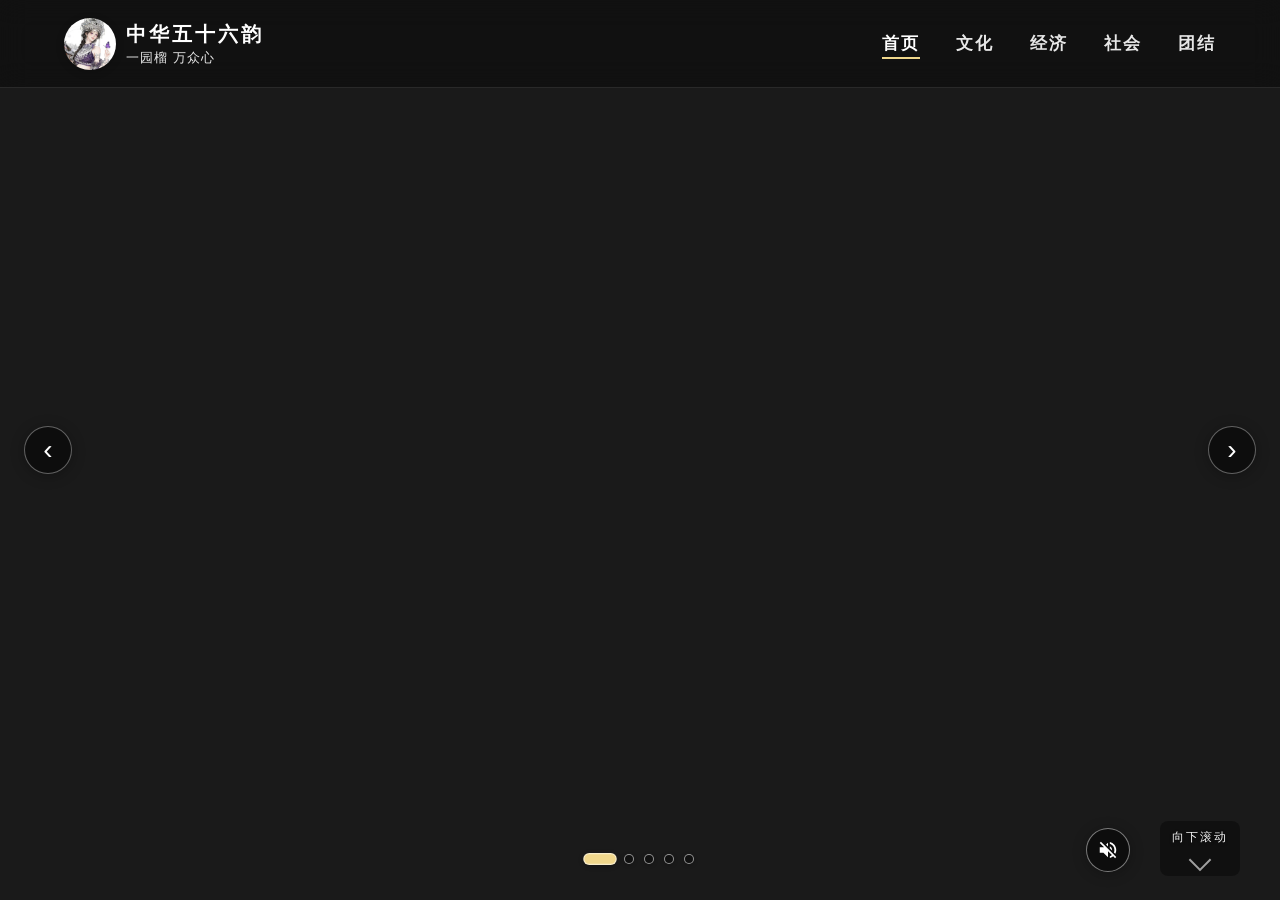
<file: index.html>
<!DOCTYPE html>
<html lang="zh-CN">
<head>
  <meta charset="UTF-8">
  <meta name="viewport" content="width=device-width, initial-scale=1.0">
  <title>繁榴聚籽，同赴九州风月</title>
  <link href="https://fonts.googleapis.com/css2?family=ZCOOL+KuaiLe&display=swap" rel="stylesheet">
  <link rel="stylesheet" href="css/style.css?v=20260628">
  <link rel="stylesheet" href="css/responsive.css?v=20260628">
  <link rel="stylesheet" href="css/index.css?v=20260703">
</head>
<body>

  <!-- 顶部导航（固定） -->
  <header class="site-header">
    <div class="header-inner">
      <a href="#" class="logo">
        <img class="logo-icon" src="images/3fe447ffed0e55d756843bd43c893bcd.jpg" alt="logo">
        <div class="logo-text">
          <strong>中华五十六韵</strong>
          <small>一园榴 万众心</small>
        </div>
      </a>
      <nav class="main-nav" id="mainNav">
        <a href="#section-banner">首页</a>
        <a href="culture.html">文化</a>
        <a href="economy.html">经济</a>
        <a href="society.html">社会</a>
        <a href="unity.html">团结</a>
      </nav>
      <button type="button" class="nav-toggle" id="navToggle" aria-label="打开导航菜单" aria-expanded="false" aria-controls="mainNav">
        <span class="nav-toggle-bar"></span>
        <span class="nav-toggle-bar"></span>
        <span class="nav-toggle-bar"></span>
      </button>
    </div>
  </header>

  <!-- 右侧：回到顶部 -->
  <aside class="side-tools">
    <button class="tool-btn back-top" id="backTop" title="回到顶部" aria-label="回到顶部">
      <svg viewBox="0 0 24 24" width="20" height="20" fill="currentColor">
        <path d="M12 4l-8 8h5v8h6v-8h5z"/>
      </svg>
      <span>顶部</span>
    </button>
  </aside>

  <!-- 全屏滚动容器 -->
  <main class="fullpage" id="fullpage">

    <!-- 第一屏：轮播 Banner -->
    <section class="section section-banner" id="section-banner" data-index="0">
      <div class="carousel" id="carousel">
        <div class="carousel-track" id="carouselTrack">

          <!-- 轮播项 0：视频 -->
          <div class="carousel-slide active carousel-slide-video" data-slide="0">
            <div class="slide-bg slide-bg-video">
              <video
                class="slide-video"
                src="videos/index.mp4"
                muted
                autoplay
                playsinline
                webkit-playsinline
                preload="auto"
                aria-label="主题宣传视频"
              ></video>
              <button type="button" class="slide-video-play" id="slideVideoPlay" aria-label="播放" title="播放" hidden>
                <svg viewBox="0 0 24 24" width="28" height="28" fill="currentColor" aria-hidden="true">
                  <path d="M8 5v14l11-7z"/>
                </svg>
              </button>
            </div>
            <div class="slide-caption">
              <!-- <h2>【 一园榴 万众心 】</h2>
              <p>石榴花开，籽籽同心</p> -->
            </div>
          </div>

          <!-- 轮播项 1：替换 slide-bg 背景图即可 -->
          <a class="carousel-slide" href="pages/detail.html?id=1" data-slide="1">
            <div class="slide-bg slide-bg-1"></div>
            <div class="slide-caption">
              <!-- <h2>【 石榴花开一家亲 】</h2>
              <p>各民族像石榴籽一样紧紧抱在一起</p> -->
            </div>
          </a>

          <!-- 轮播项 2 -->
          <a class="carousel-slide" href="pages/detail.html?id=2" data-slide="2">
            <div class="slide-bg slide-bg-2"></div>
            <div class="slide-caption">
              <!-- <h2>【 文化交融 · 美美与共 】</h2>
              <p>各民族文化交相辉映，中华文明历久弥新</p> -->
            </div>
          </a>

          <!-- 轮播项 3 -->
          <a class="carousel-slide" href="pages/detail.html?id=3" data-slide="3">
            <div class="slide-bg slide-bg-3">
              
            </div>
            <div class="slide-caption">
              <!-- <h2>【 共同繁荣 · 一个都不能少 】</h2>
              <p>全面建成小康社会，各民族携手前行</p> -->
            </div>
          </a>

          <!-- 轮播项 4 -->
          <a class="carousel-slide" href="pages/detail.html?id=4" data-slide="4">
            <div class="slide-bg slide-bg-4">
              
            </div>
            <div class="slide-caption">
              <!-- <h2>【 守望相助 · 同心筑梦 】</h2>
              <p>共建美好家园，共筑中华民族伟大复兴中国梦</p> -->
            </div>
          </a>

        </div>

        <!-- 轮播控制 -->
        <button class="carousel-btn prev" id="carouselPrev" aria-label="上一张">‹</button>
        <button class="carousel-btn next" id="carouselNext" aria-label="下一张">›</button>
        <button type="button" class="slide-video-sound" id="slideVideoSound" aria-label="开启声音" title="开启声音">
          <svg class="icon-muted" viewBox="0 0 24 24" width="22" height="22" fill="currentColor" aria-hidden="true">
            <path d="M16.5 12c0-1.77-1.02-3.29-2.5-4.03v2.21l2.45 2.45c.03-.2.05-.41.05-.63zm2.5 0c0 .94-.2 1.82-.54 2.64l1.51 1.51C20.63 14.91 21 13.5 21 12c0-4.28-2.99-7.86-7-8.77v2.06c2.89.86 5 3.54 5 6.71zM4.27 3L3 4.27 7.73 9H3v6h4l5 5v-6.73l4.25 4.25c-.67.52-1.42.93-2.25 1.18v2.06c1.38-.31 2.63-.95 3.69-1.81L19.73 21 21 19.73l-9-9L4.27 3zM12 4L9.91 6.09 12 8.18V4z"/>
          </svg>
          <svg class="icon-unmuted" viewBox="0 0 24 24" width="22" height="22" fill="currentColor" aria-hidden="true">
            <path d="M3 9v6h4l5 5V4L7 9H3zm13.5 3c0-1.77-1.02-3.29-2.5-4.03v8.05c1.48-.73 2.5-2.25 2.5-4.02zM14 3.23v2.06c2.89.86 5 3.54 5 6.71s-2.11 5.85-5 6.71v2.06c4.01-.91 7-4.49 7-8.77s-2.99-7.86-7-8.77z"/>
          </svg>
        </button>
        <div class="carousel-dots" id="carouselDots"></div>
      </div>

      <div class="scroll-hint">
        <span>向下滚动</span>
        <i class="scroll-arrow"></i>
      </div>
    </section>

    <!-- 第二屏：代表性项目名录（参考非遗网结构） -->
    <section class="section section-projects" id="section-projects" data-index="1">
      <div class="section-inner">
        <div class="section-title">
          <h2>代表性项目名录</h2>
          <p class="subtitle">铸牢中华民族共同体意识 · 各民族像石榴籽一样紧紧抱在一起</p>
        </div>

        <div class="project-catalog">
          <div class="project-catalog-head">
            <p>五大主题分类 · 点击卡片进入详情</p>
          </div>

          <!-- 非遗网风格：竖向长方形、不规则位置、上下交替入场 -->
          <div class="project-stage">
            <ul class="project-list" id="projectList">
              <li class="project-item from-top" style="--pos-left: 6%; --pos-top: 8%;">
                <a href="pages/project.html?cat=minning">
                  <span class="project-name">【闽宁协作·山海情深】</span>
                </a>
              </li>
              <li class="project-item from-bottom" style="--pos-left: 24%; --pos-top: 28%;">
                <a href="pages/project.html?cat=aid">
                  <span class="project-name">【援疆援藏·共筑繁荣】</span>
                </a>
              </li>
              <li class="project-item from-top" style="--pos-left: 44%; --pos-top: 4%;">
                <a href="pages/project.html?cat=community">
                  <span class="project-name">【社区石榴籽服务站】</span>
                </a>
              </li>
              <li class="project-item from-bottom" style="--pos-left: 64%; --pos-top: 32%;">
                <a href="pages/project.html?cat=unity56">
                  <span class="project-name">【56个民族一家亲】</span>
                </a>
              </li>
              <li class="project-item from-top" style="--pos-left: 84%; --pos-top: 12%;">
                <a href="pages/project.html?cat=education">
                  <span class="project-name">【民族文化传承周】</span>
                </a>
              </li>
            </ul>
          </div>
        </div>
      </div>
    </section>

    <!-- 第三屏：动态资讯 -->
    <section class="section section-news" id="section-news" data-index="2">
      <div class="section-inner">
        <div class="section-title">
          <h2>动态资讯</h2>
          <p class="subtitle">关注各民族交往交流交融最新动态 · 传递民族团结进步时代强音</p>
          <a class="more-link" href="pages/detail.html?cat=news">更多 ›</a>
        </div>

        <div class="news-layout">
          <div class="news-col-main">
            <a class="news-feature news-feature-vertical" href="pages/detail.html?id=n0">
              <div class="news-img news-img-placeholder" id="newsHeadImg">
                <span class="news-img-tag">头条</span>
                <span class="news-img-hint"></span>
              </div>
              <div class="news-body">
                <h3>惠民社区入选全国民族团结进步示范区示范单位</h3>
                <p>火车站街惠民社区创新"六治联动"治理模式，5支"红石榴"志愿服务队穿梭在楼栋院落，实现武威市城市社区该类国家级荣誉"零"的突破。</p>
                <time>2026-06-18</time>
              </div>
            </a>

            <ul class="news-stats" aria-label="资讯数据概览">
              <li><strong>10</strong><span>本月资讯</span></li>
              <li><strong>12+</strong><span>涵盖地区</span></li>
              <li><strong>46</strong><span>活动场次</span></li>
              <li><strong>3.2万</strong><span>覆盖人次</span></li>
            </ul>
          </div>

          <div class="news-col-list">
            <h3 class="news-col-heading">最新动态</h3>
            <ul class="news-list">
              <li><a href="pages/detail.html?id=n1"><span class="news-date">06-15</span><span class="news-tag">节庆活动</span><span class="news-title">2026迪庆·香格里拉赛马会盛大启幕</span></a></li>
              <li><a href="pages/detail.html?id=n2"><span class="news-date">06-12</span><span class="news-tag">文化传承</span><span class="news-title">永宁县举办民族文化传承周系列活动</span></a></li>
              <li><a href="pages/detail.html?id=n3"><span class="news-date">06-08</span><span class="news-tag">典型示范</span><span class="news-title">米娜瓦尔·艾力获评新时代青年先锋</span></a></li>
              <li><a href="pages/detail.html?id=n4"><span class="news-date">06-01</span><span class="news-tag">经济协作</span><span class="news-title">闽宁产业园总产值达4.9亿元</span></a></li>
              <li><a href="pages/detail.html?id=n5"><span class="news-date">05-28</span><span class="news-tag">社区治理</span><span class="news-title">楚雄彝人古镇社区"红石榴驿站"暖民心</span></a></li>
              <li><a href="pages/detail.html?id=n6"><span class="news-date">05-22</span><span class="news-tag">教育共育</span><span class="news-title">红星社区"青年人才驿站"助力学子圆梦</span></a></li>
              <li><a href="pages/detail.html?id=n7"><span class="news-date">05-18</span><span class="news-tag">非遗传承</span><span class="news-title">德江傩戏传承人安永柏50年坚守舞台</span></a></li>
              <li><a href="pages/detail.html?id=n8"><span class="news-date">05-12</span><span class="news-tag">对口支援</span><span class="news-title">察右后旗马铃薯产业产值突破15亿元</span></a></li>
              <li><a href="pages/detail.html?id=n9"><span class="news-date">05-08</span><span class="news-tag">志愿服务</span><span class="news-title">全国"红石榴"志愿服务队扎根社区一线</span></a></li>
            </ul>
          </div>

          <aside class="news-aside">
            <h3 class="news-col-heading">热点专题</h3>
            <ul class="news-topics">
              <li><a href="culture.html">非遗传承与保护</a></li>
              <li><a href="economy.html">闽宁协作共富路</a></li>
              <li><a href="society.html">社区石榴籽服务</a></li>
              <li><a href="unity.html">石榴花开一家亲</a></li>
            </ul>

            <blockquote class="news-quote">
              <p>各民族像石榴籽一样紧紧抱在一起，手足相亲、守望相助。</p>
              <cite>—— 铸牢中华民族共同体意识</cite>
            </blockquote>

            <div class="news-keywords">
              <span>文化交融</span>
              <span>经济互助</span>
              <span>社会共治</span>
              <span>民族团结</span>
              <span>教育共育</span>
            </div>
          </aside>
        </div>
      </div>
    </section>

    <!-- 第四屏：地图（左图右数据，参考非遗网地图页） -->
    <section class="section section-map" id="section-map" data-index="3">
      <div class="section-inner map-inner">
        <div class="section-title map-title">
          <h2>民族团结地图</h2>
          <p class="subtitle">悬停省份查看累计数据 · 右侧默认显示全国第十二批命名统计</p>
        </div>

        <p class="map-scroll-hint">本页内向下滑动可查看全部数据</p>

        <div class="map-layout">
          <div class="map-container" id="mapContainer">
            <div class="map-frame">
              <div class="china-map-board" id="chinaMapBoard">
                <img class="china-map-img" src="images/china-map.png" alt="中国行政区划地图">
                <div class="province-layer" id="provinceLayer" aria-label="省份选择"></div>
                <button type="button" class="map-national-btn active" id="mapNationalBtn">【 全国 】</button>
              </div>
            </div>
          </div>

          <aside class="map-stats" id="mapStats" aria-live="polite">
            <div class="map-stats-region" id="mapStatsRegion">【 全国 】</div>
            <h3 class="map-stats-heading">民族团结进步示范成果</h3>
            <ul class="map-stats-grid">
              <li><span class="map-stats-label" data-label-key="culture">市州盟</span><span class="map-stats-num" data-stat="culture">24</span></li>
              <li><span class="map-stats-label" data-label-key="economy">县区旗</span><span class="map-stats-num" data-stat="economy">115</span></li>
              <li><span class="map-stats-label" data-label-key="society">乡镇街道</span><span class="map-stats-num" data-stat="society">61</span></li>
              <li><span class="map-stats-label" data-label-key="unity">社区村镇</span><span class="map-stats-num" data-stat="unity">71</span></li>
              <li><span class="map-stats-label" data-label-key="education">机关企业</span><span class="map-stats-num" data-stat="education">84</span></li>
              <li><span class="map-stats-label" data-label-key="volunteer">学校及其他</span><span class="map-stats-num" data-stat="volunteer">133</span></li>
            </ul>
            <p class="map-stats-total">
              <span id="mapStatsTotalLabel">第十二批</span>：<strong id="mapStatsTotal">488</strong> 个
              <span id="mapStatsCumulativeWrap"> · 累计 <strong id="mapStatsCumulative">2543</strong> 个</span>
            </p>
            <p class="map-stats-info" id="mapStatsInfo">第十二批于2026年1月命名488个示范区示范单位（命名有效期5年）。截至2026年1月，全国累计命名十二批共2543个。</p>
            <p class="map-stats-note" id="mapStatsNote">数据来源：国家民委民委发〔2026〕31号。分项为第十二批全国命名结构。</p>
          </aside>
        </div>

        <p class="map-hint">悬停省份名称切换右侧数据 · 地图样式参考中国非物质文化遗产网</p>
      </div>
    </section>

    <!-- 第五屏：同心寄语留言板 -->
    <section class="section section-messages" id="section-messages" data-index="4">
      <!-- 漂浮装饰：气球和花朵 -->
      <div class="floating-decorations" aria-hidden="true">
        <span class="float-balloon b1"></span>
        <span class="float-balloon b2"></span>
        <span class="float-balloon b3"></span>
        <span class="float-balloon b4"></span>
        <span class="float-balloon b5"></span>
        <span class="float-balloon b6"></span>
        <span class="float-flower f1">🌸</span>
        <span class="float-flower f2">🌺</span>
        <span class="float-flower f3">🌷</span>
        <span class="float-flower f4">🌼</span>
        <span class="float-flower f5">🌻</span>
        <span class="float-flower f6">💐</span>
        <span class="float-flower f7">🌹</span>
        <span class="float-flower f8">🌾</span>
      </div>
      <div class="section-inner messages-inner">
        <div class="section-title messages-title">
          <h2>同心寄语留言板</h2>
          <p class="subtitle">写下你的心声，让温暖的话语在留言板上轻轻飘动</p>
        </div>

        <div class="messages-layout">
          <form class="messages-form" id="messageForm" novalidate autocomplete="off">
            <label class="messages-field">
              <span class="messages-label">昵称</span>
              <input type="text" id="messageNickname" name="message-nickname" maxlength="20" placeholder="请输入昵称" required autocomplete="off" autocorrect="off" autocapitalize="off" spellcheck="false">
            </label>
            <label class="messages-field">
              <span class="messages-label">留言内容</span>
              <textarea id="messageContent" name="content" rows="4" maxlength="120" placeholder="写下你的同心寄语…" required></textarea>
            </label>
            <p class="messages-tip" id="messageTip" role="alert" hidden></p>
            <button type="submit" class="messages-submit">提交寄语</button>
          </form>

          <div class="messages-board-wrap">
            <div class="messages-board" id="messageBoard" aria-live="polite"></div>
          </div>
        </div>
      </div>
    </section>

  </main>

  <script src="js/nav.js?v=20260703"></script>
  <script src="js/main.js?v=20260628"></script>
  <script src="js/map-provinces.js?v=20260703"></script>
  <script src="js/index.js?v=20260703"></script>
  <script src="js/message-board.js?v=20260628b"></script>
</body>
</html>
</file>
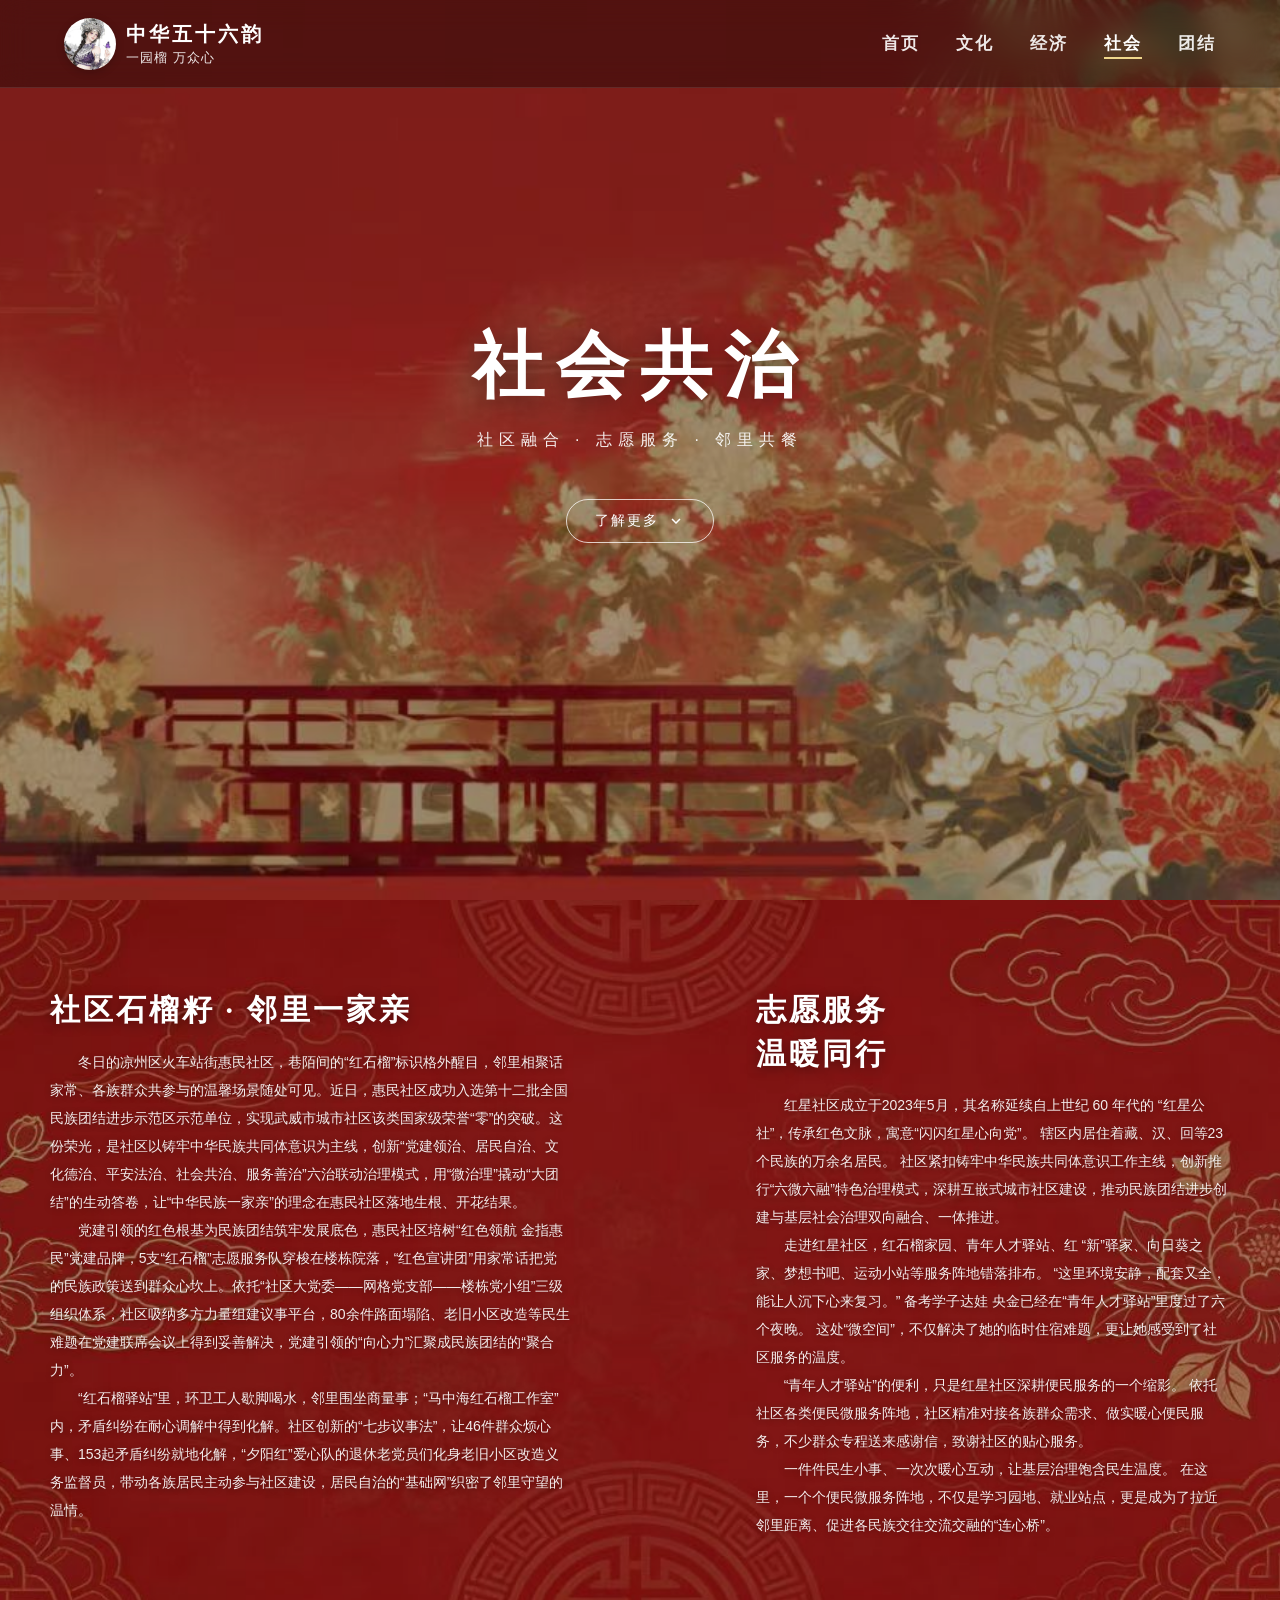
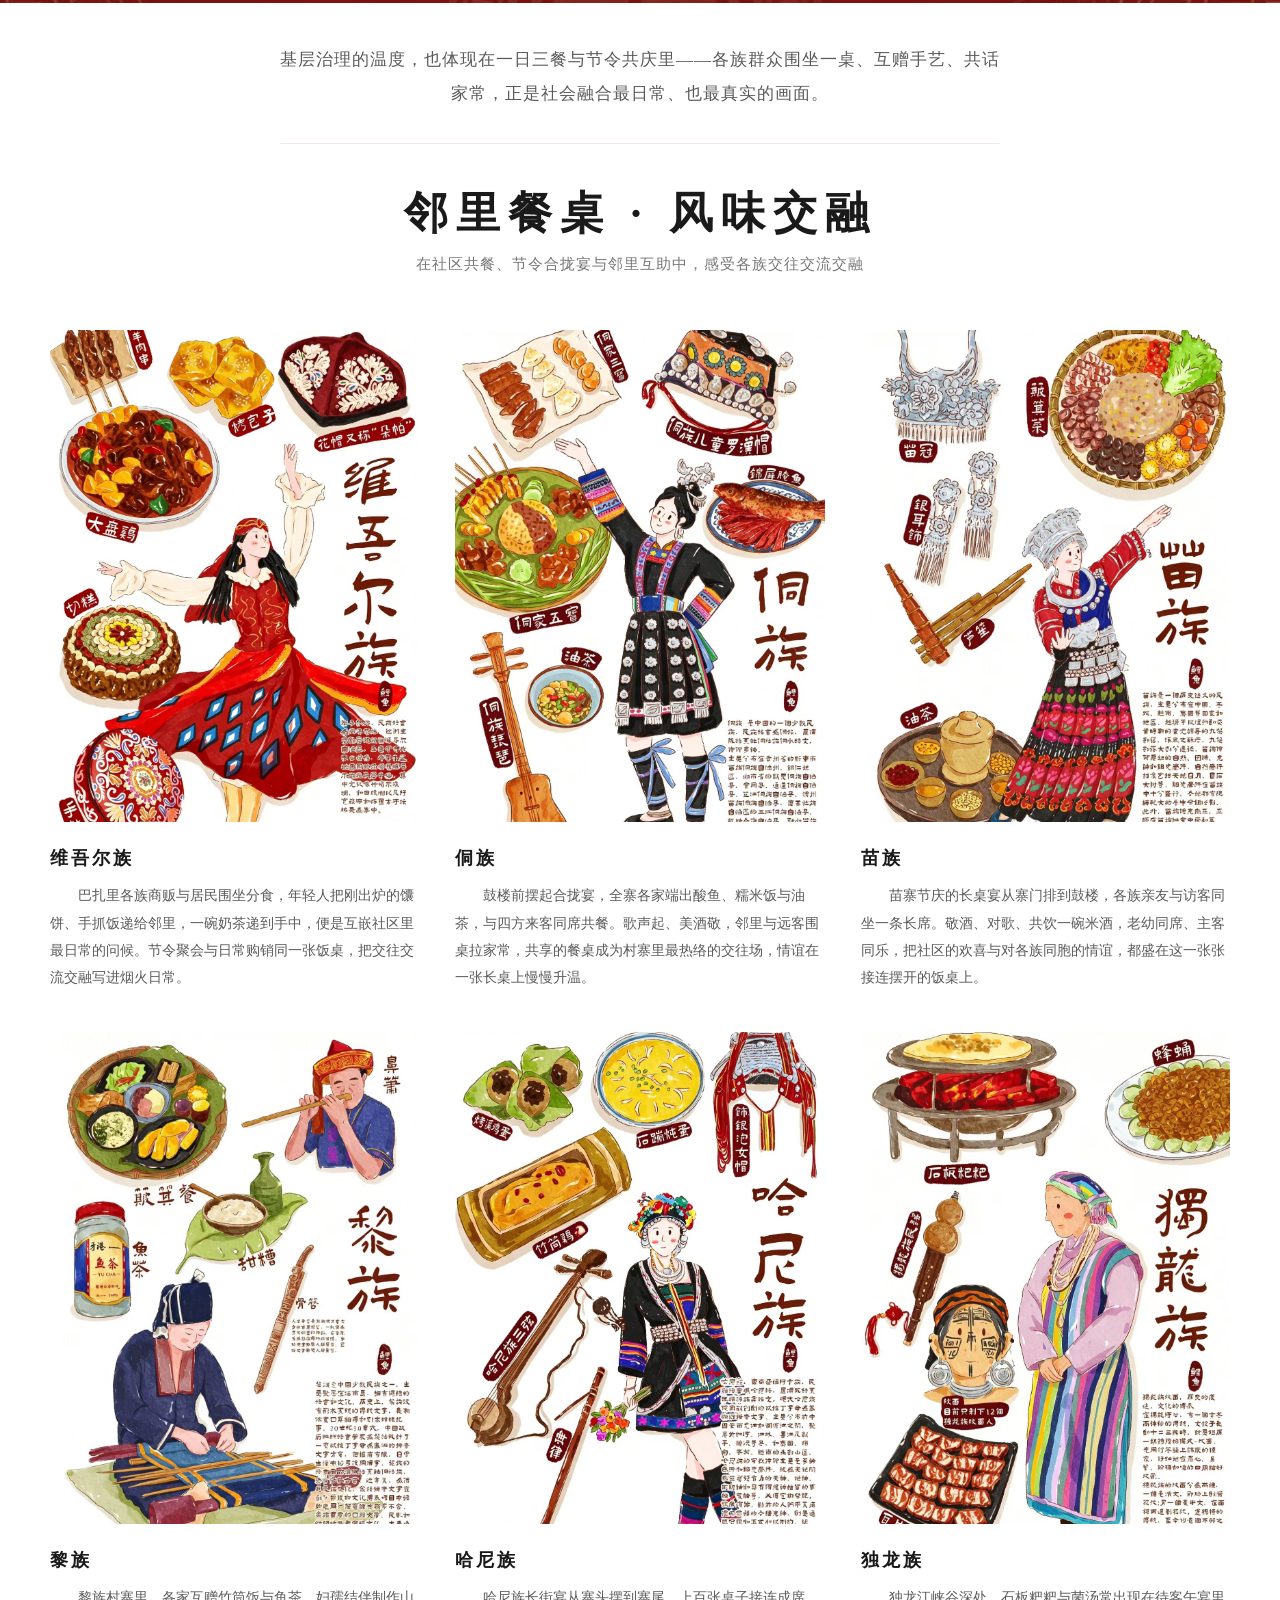
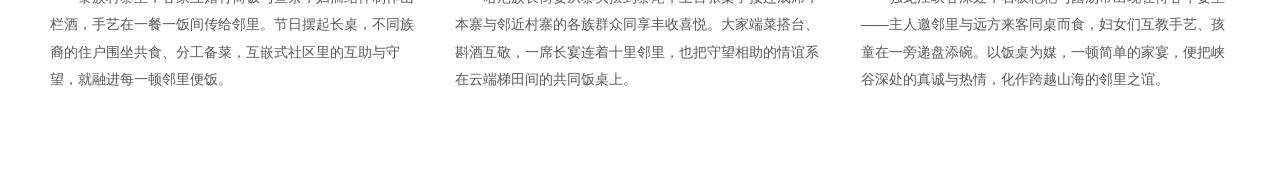
<file: society.html>
<!DOCTYPE html>
<html lang="zh-CN" class="society-page">
<head>
  <meta charset="UTF-8">
  <meta name="viewport" content="width=device-width, initial-scale=1.0">
  <title>社会共治 · 石榴花开一家亲</title>
  <link rel="stylesheet" href="css/style.css">
  <link rel="stylesheet" href="css/responsive.css">
  <link rel="stylesheet" href="css/society.css">
</head>
<body class="society-page">

  <header class="site-header">
    <div class="header-inner">
      <a href="index.html" class="logo">
        <img class="logo-icon" src="images/3fe447ffed0e55d756843bd43c893bcd.jpg" alt="logo">
        <div class="logo-text">
          <strong>中华五十六韵</strong>
          <small>一园榴 万众心</small>
        </div>
      </a>
      <nav class="main-nav" id="mainNav">
        <a href="index.html#section-banner">首页</a>
        <a href="culture.html">文化</a>
        <a href="economy.html">经济</a>
        <a href="society.html" class="active">社会</a>
        <a href="unity.html">团结</a>
      </nav>
      <button type="button" class="nav-toggle" id="navToggle" aria-label="打开导航菜单" aria-expanded="false" aria-controls="mainNav">
        <span class="nav-toggle-bar"></span>
        <span class="nav-toggle-bar"></span>
        <span class="nav-toggle-bar"></span>
      </button>
    </div>
  </header>

  <main class="society-main">

    <!-- Hero：全屏背景 + 居中标题 -->
    <section class="society-hero">
      <div class="society-hero-bg">
        <img src="images/e9a8a7eb0a114d6fbc5401fafe13ca9a.jpg" alt="社会共治主题图">
      </div>
      <div class="society-hero-overlay"></div>
      <div class="society-hero-content">
        <h1>社会共治</h1>
        <p class="society-hero-sub">社区融合 · 志愿服务 · 邻里共餐</p>
        <a href="#society-feature" class="society-hero-cta" aria-label="了解更多">
          <span>了解更多</span>
          <svg class="society-hero-cta-icon" viewBox="0 0 24 24" width="18" height="18" fill="currentColor" aria-hidden="true">
            <path d="M7.41 8.59L12 13.17l4.59-4.58L18 10l-6 6-6-6 1.41-1.41z"/>
          </svg>
        </a>
      </div>
    </section>

    <!-- 不对称双栏 -->
    <section class="society-feature" id="society-feature">
      <div class="society-feature-left">
        <h2>社区石榴籽 · 邻里一家亲</h2>
        <p>冬日的凉州区火车站街惠民社区，巷陌间的“红石榴”标识格外醒目，邻里相聚话家常、各族群众共参与的温馨场景随处可见。近日，惠民社区成功入选第十二批全国民族团结进步示范区示范单位，实现武威市城市社区该类国家级荣誉“零”的突破。这份荣光，是社区以铸牢中华民族共同体意识为主线，创新“党建领治、居民自治、文化德治、平安法治、社会共治、服务善治”六治联动治理模式，用“微治理”撬动“大团结”的生动答卷，让“中华民族一家亲”的理念在惠民社区落地生根、开花结果。</p>
        <p>党建引领的红色根基为民族团结筑牢发展底色，惠民社区培树“红色领航 金指惠民”党建品牌，5支“红石榴”志愿服务队穿梭在楼栋院落，“红色宣讲团”用家常话把党的民族政策送到群众心坎上。依托“社区大党委——网格党支部——楼栋党小组”三级组织体系，社区吸纳多方力量组建议事平台，80余件路面塌陷、老旧小区改造等民生难题在党建联席会议上得到妥善解决，党建引领的“向心力”汇聚成民族团结的“聚合力”。</p>
        <p>“红石榴驿站”里，环卫工人歇脚喝水，邻里围坐商量事；“马中海红石榴工作室”内，矛盾纠纷在耐心调解中得到化解。社区创新的“七步议事法”，让46件群众烦心事、153起矛盾纠纷就地化解，“夕阳红”爱心队的退休老党员们化身老旧小区改造义务监督员，带动各族居民主动参与社区建设，居民自治的“基础网”织密了邻里守望的温情。 </p>
      </div>
      <div class="society-feature-right">
        <h2>志愿服务<br>温暖同行</h2>
        <p>红星社区成立于2023年5月，其名称延续自上世纪 60 年代的 “红星公社”，传承红色文脉，寓意“闪闪红星心向党”。 辖区内居住着藏、汉、回等23个民族的万余名居民。 社区紧扣铸牢中华民族共同体意识工作主线，创新推行“六微六融”特色治理模式，深耕互嵌式城市社区建设，推动民族团结进步创建与基层社会治理双向融合、一体推进。</p>
        <p>走进红星社区，红石榴家园、青年人才驿站、红 “新”驿家、向日葵之家、梦想书吧、运动小站等服务阵地错落排布。 “这里环境安静，配套又全，能让人沉下心来复习。” 备考学子达娃 央金已经在“青年人才驿站”里度过了六个夜晚。 这处“微空间”，不仅解决了她的临时住宿难题，更让她感受到了社区服务的温度。</p>
        <p>“青年人才驿站”的便利，只是红星社区深耕便民服务的一个缩影。 依托社区各类便民微服务阵地，社区精准对接各族群众需求、做实暖心便民服务，不少群众专程送来感谢信，致谢社区的贴心服务。</p>
        <p>一件件民生小事、一次次暖心互动，让基层治理饱含民生温度。 在这里，一个个便民微服务阵地，不仅是学习园地、就业站点，更是成为了拉近邻里距离、促进各民族交往交流交融的“连心桥”。</p>
      </div>
    </section>

    <!-- 过渡：从治理叙事衔接到共餐交融 -->
    <section class="society-bridge" aria-label="章节过渡">
      <p>基层治理的温度，也体现在一日三餐与节令共庆里——各族群众围坐一桌、互赠手艺、共话家常，正是社会融合最日常、也最真实的画面。</p>
    </section>

    <!-- 邻里餐桌 · 风味交融 -->
    <section class="society-discover" id="society-discover">
      <div class="society-discover-head">
        <h2>邻里餐桌 · 风味交融</h2>
        <p>在社区共餐、节令合拢宴与邻里互助中，感受各族交往交流交融</p>
      </div>
      <ul class="society-discover-grid">
        <li class="society-discover-item">
          <div class="society-img-portrait">
            <img src="images/75305c47255dbf4a773326c9f763a15a.jpg" alt="维吾尔族邻里共餐">
          </div>
          <h3>维吾尔族</h3>
          <p>巴扎里各族商贩与居民围坐分食，年轻人把刚出炉的馕饼、手抓饭递给邻里，一碗奶茶递到手中，便是互嵌社区里最日常的问候。节令聚会与日常购销同一张饭桌，把交往交流交融写进烟火日常。</p>
        </li>
        <li class="society-discover-item">
          <div class="society-img-portrait">
            <img src="images/17e93670d327dee94fd88d2b0172eb6f.jpg" alt="侗族合拢宴">
          </div>
          <h3>侗族</h3>
          <p>鼓楼前摆起合拢宴，全寨各家端出酸鱼、糯米饭与油茶，与四方来客同席共餐。歌声起、美酒敬，邻里与远客围桌拉家常，共享的餐桌成为村寨里最热络的交往场，情谊在一张长桌上慢慢升温。</p>
        </li>
        <li class="society-discover-item">
          <div class="society-img-portrait">
            <img src="images/3e7e77bf5364a33fcae0be91c399b530.jpg" alt="苗族长桌宴">
          </div>
          <h3>苗族</h3>
          <p>苗寨节庆的长桌宴从寨门排到鼓楼，各族亲友与访客同坐一条长席。敬酒、对歌、共饮一碗米酒，老幼同席、主客同乐，把社区的欢喜与对各族同胞的情谊，都盛在这一张张接连摆开的饭桌上。</p>
        </li>
        <li class="society-discover-item">
          <div class="society-img-portrait">
            <img src="images/883bf645f67efb9b078ad0a536d7ac82.jpg" alt="黎族村寨共餐">
          </div>
          <h3>黎族</h3>
          <p>黎族村寨里，各家互赠竹筒饭与鱼茶，妇孺结伴制作山栏酒，手艺在一餐一饭间传给邻里。节日摆起长桌，不同族裔的住户围坐共食、分工备菜，互嵌式社区里的互助与守望，就融进每一顿邻里便饭。</p>
        </li>
        <li class="society-discover-item">
          <div class="society-img-portrait">
            <img src="images/af19626c168f514cd553ede6c0b21e24.jpg" alt="哈尼族长街宴">
          </div>
          <h3>哈尼族</h3>
          <p>哈尼族长街宴从寨头摆到寨尾，上百张桌子接连成席，本寨与邻近村寨的各族群众同享丰收喜悦。大家端菜搭台、斟酒互敬，一席长宴连着十里邻里，也把守望相助的情谊系在云端梯田间的共同饭桌上。</p>
        </li>
        <li class="society-discover-item">
          <div class="society-img-portrait">
            <img src="images/f0c2fbba95bdc994bce298b3b49c7df9.jpg" alt="独龙族待客">
          </div>
          <h3>独龙族</h3>
          <p>独龙江峡谷深处，石板粑粑与菌汤常出现在待客午宴里——主人邀邻里与远方来客同桌而食，妇女们互教手艺、孩童在一旁递盘添碗。以饭桌为媒，一顿简单的家宴，便把峡谷深处的真诚与热情，化作跨越山海的邻里之谊。</p>
        </li>
      </ul>
    </section>

  </main>

  <script src="js/nav.js"></script>
</body>
</html>
</file>
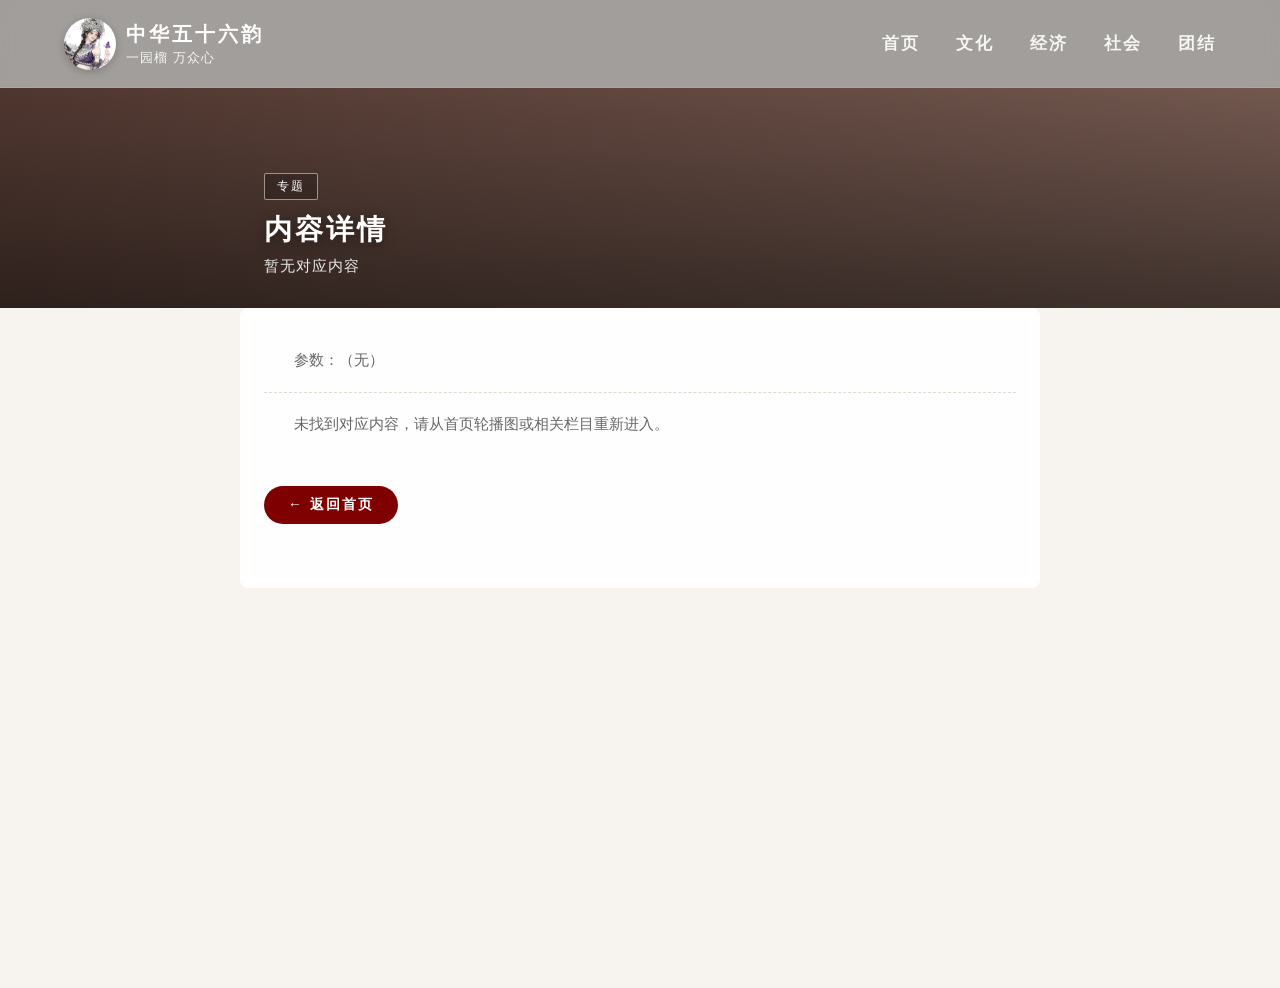
<file: pages/detail.html>
<!DOCTYPE html>
<html lang="zh-CN" class="detail-page">
<head>
  <meta charset="UTF-8">
  <meta name="viewport" content="width=device-width, initial-scale=1.0">
  <title>详情 · 中华五十六韵</title>
  <link rel="stylesheet" href="../css/style.css">
  <link rel="stylesheet" href="../css/responsive.css">
  <link rel="stylesheet" href="../css/detail.css">
</head>
<body class="detail-page">

  <header class="site-header">
    <div class="header-inner">
      <a href="../index.html" class="logo">
        <img class="logo-icon" src="../images/3fe447ffed0e55d756843bd43c893bcd.jpg" alt="logo">
        <div class="logo-text">
          <strong>中华五十六韵</strong>
          <small>一园榴 万众心</small>
        </div>
      </a>
      <nav class="main-nav" id="mainNav">
        <a href="../index.html#section-banner">首页</a>
        <a href="../culture.html">文化</a>
        <a href="../economy.html">经济</a>
        <a href="../society.html">社会</a>
        <a href="../unity.html">团结</a>
      </nav>
      <button type="button" class="nav-toggle" id="navToggle" aria-label="打开导航菜单" aria-expanded="false" aria-controls="mainNav">
        <span class="nav-toggle-bar"></span>
        <span class="nav-toggle-bar"></span>
        <span class="nav-toggle-bar"></span>
      </button>
    </div>
  </header>

  <main class="detail-main">
    <div class="detail-hero theme-default" id="detailHero">
      <div class="detail-hero-inner">
        <span class="detail-hero-tag" id="detailTag">专题</span>
        <h1 id="detailTitle">加载中…</h1>
        <p id="detailSubtitle"></p>
      </div>
    </div>

    <article class="detail-body">
      <p class="detail-meta" id="detailMeta"></p>
      <div id="detailBody"></div>
      <a href="../index.html#section-banner" class="detail-back" id="detailBack">← 返回首页</a>
    </article>
  </main>

  <span id="pageTitle" hidden></span>
  <script src="../js/nav.js"></script>
  <script src="../js/news-data.js"></script>
  <script src="../js/detail.js"></script>
</body>
</html>
</file>
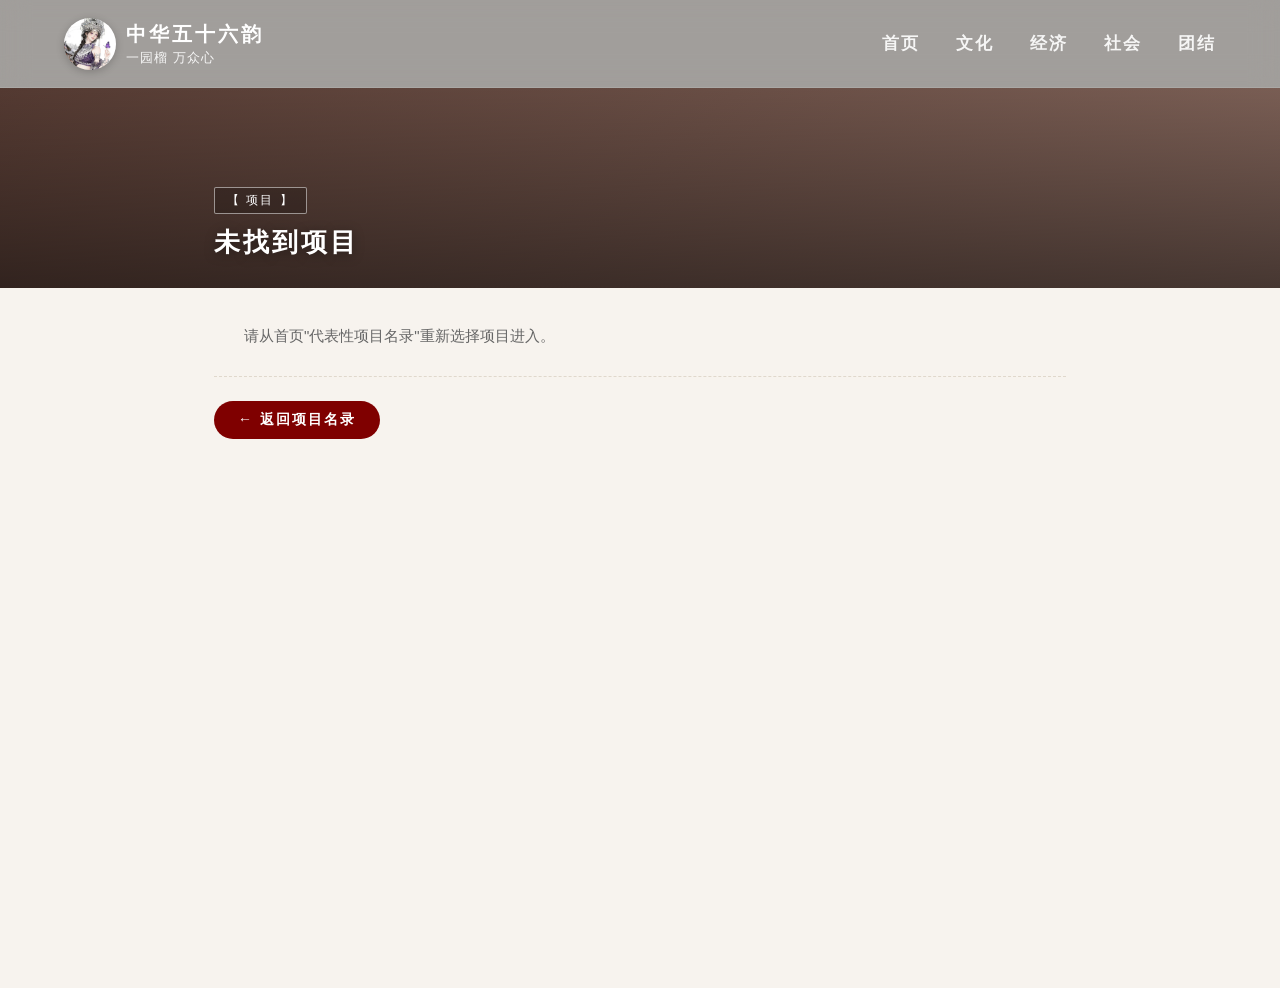
<file: pages/project.html>
<!DOCTYPE html>
<html lang="zh-CN" class="project-page">
<head>
  <meta charset="UTF-8">
  <meta name="viewport" content="width=device-width, initial-scale=1.0">
  <title>项目详情 · 中华五十六韵</title>
  <link rel="stylesheet" href="../css/style.css">
  <link rel="stylesheet" href="../css/responsive.css">
  <link rel="stylesheet" href="../css/project.css">
</head>
<body class="project-page">

  <header class="site-header">
    <div class="header-inner">
      <a href="../index.html" class="logo">
        <img class="logo-icon" src="../images/3fe447ffed0e55d756843bd43c893bcd.jpg" alt="logo">
        <div class="logo-text">
          <strong>中华五十六韵</strong>
          <small>一园榴 万众心</small>
        </div>
      </a>
      <nav class="main-nav" id="mainNav">
        <a href="../index.html#section-banner">首页</a>
        <a href="../culture.html">文化</a>
        <a href="../economy.html">经济</a>
        <a href="../society.html">社会</a>
        <a href="../unity.html">团结</a>
      </nav>
      <button type="button" class="nav-toggle" id="navToggle" aria-label="打开导航菜单" aria-expanded="false" aria-controls="mainNav">
        <span class="nav-toggle-bar"></span>
        <span class="nav-toggle-bar"></span>
        <span class="nav-toggle-bar"></span>
      </button>
    </div>
  </header>

  <main class="project-main">
    <div class="project-hero theme-default" id="projectHero">
      <div class="project-hero-inner">
        <span class="project-hero-tag" id="categoryTag">【 项目 】</span>
        <h1 id="contentTitle">加载中…</h1>
      </div>
    </div>

    <article class="project-content">
      <p class="project-intro" id="introText"></p>
      <div id="projectBlocks"></div>
      <a href="../index.html#section-projects" class="project-back">← 返回项目名录</a>
    </article>
  </main>

  <span id="pageTitle" hidden></span>
  <script src="../js/nav.js"></script>
  <script src="../js/project.js"></script>
</body>
</html>
</file>
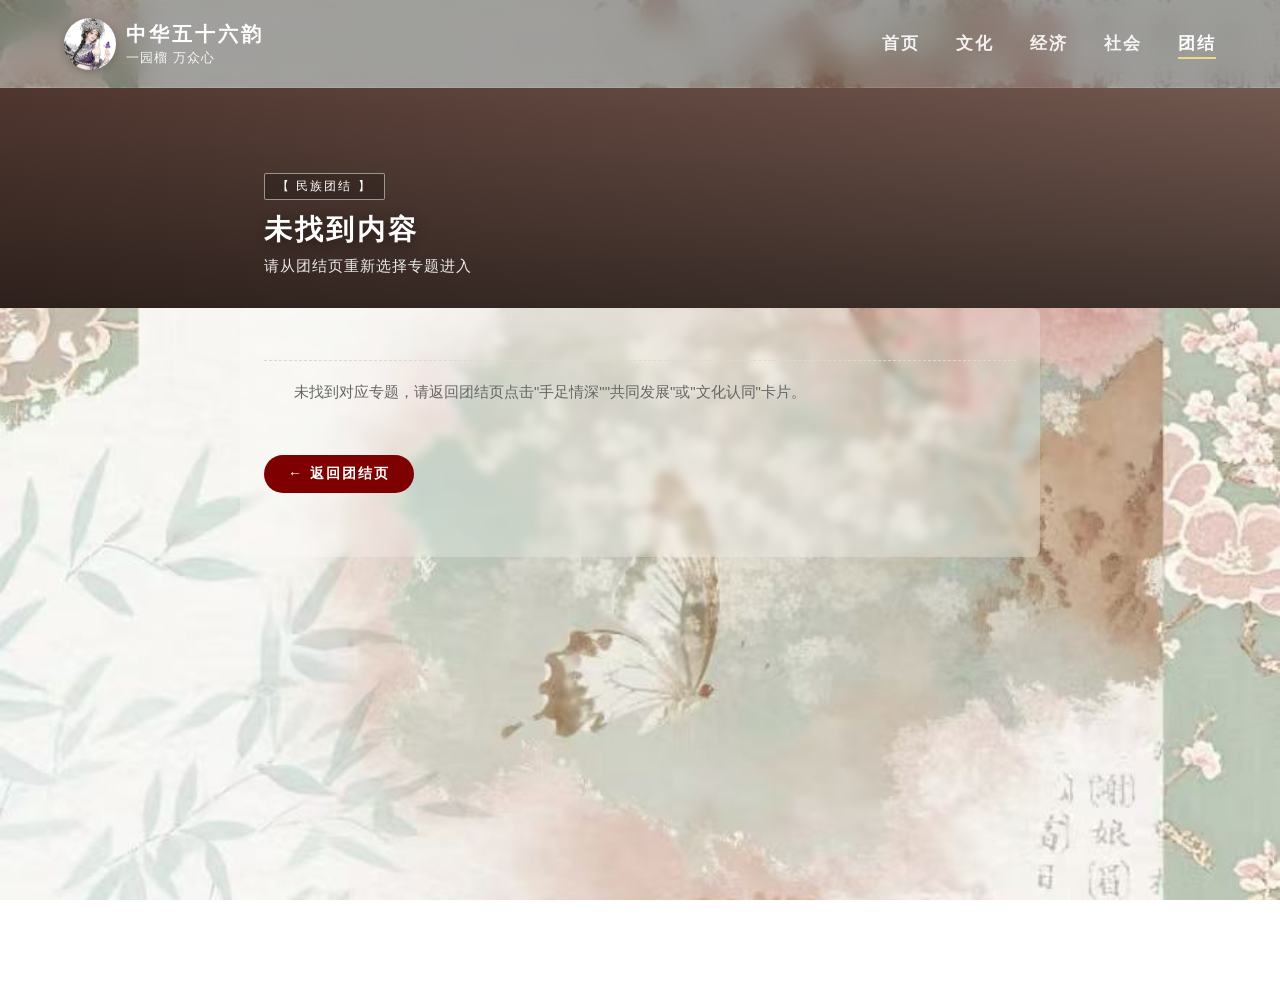
<file: pages/unity-card.html>
<!DOCTYPE html>
<html lang="zh-CN" class="detail-page">
<head>
  <meta charset="UTF-8">
  <meta name="viewport" content="width=device-width, initial-scale=1.0">
  <title>团结专题 · 中华五十六韵</title>
  <link rel="stylesheet" href="../css/style.css">
  <link rel="stylesheet" href="../css/responsive.css">
  <link rel="stylesheet" href="../css/detail.css">
</head>
<body class="detail-page unity-card-page">

  <header class="site-header">
    <div class="header-inner">
      <a href="../index.html" class="logo">
        <img class="logo-icon" src="../images/3fe447ffed0e55d756843bd43c893bcd.jpg" alt="logo">
        <div class="logo-text">
          <strong>中华五十六韵</strong>
          <small>一园榴 万众心</small>
        </div>
      </a>
      <nav class="main-nav" id="mainNav">
        <a href="../index.html#section-banner">首页</a>
        <a href="../culture.html">文化</a>
        <a href="../economy.html">经济</a>
        <a href="../society.html">社会</a>
        <a href="../unity.html" class="active">团结</a>
      </nav>
      <button type="button" class="nav-toggle" id="navToggle" aria-label="打开导航菜单" aria-expanded="false" aria-controls="mainNav">
        <span class="nav-toggle-bar"></span>
        <span class="nav-toggle-bar"></span>
        <span class="nav-toggle-bar"></span>
      </button>
    </div>
  </header>

  <main class="detail-main">
    <div class="detail-hero theme-default" id="detailHero">
      <div class="detail-hero-inner">
        <span class="detail-hero-tag" id="detailTag">【 民族团结 】</span>
        <h1 id="detailTitle">加载中…</h1>
        <p id="detailSubtitle"></p>
      </div>
    </div>

    <article class="detail-body">
      <p class="detail-meta" id="detailMeta"></p>
      <div id="detailBody"></div>
      <a href="../unity.html#unity-cards" class="detail-back">← 返回团结页</a>
    </article>
  </main>

  <span id="pageTitle" hidden></span>
  <script src="../js/nav.js"></script>
  <script src="../js/unity-card.js"></script>
</body>
</html>
</file>
<file: css/style.css>
/* ===== 变量 ===== */
:root {
  --red-primary: #b71c1c;
  --red-dark: #7f0000;
  --red-light: #e53935;
  --gold: #c9a227;
  --gold-light: #f0d78c;
  --bg-page: #f7f3ee;
  --bg-white: #ffffff;
  --text-dark: #333333;
  --text-muted: #666666;
  --text-light: #999999;
  --header-h: 88px;
  --ease-out: cubic-bezier(0.22, 1, 0.36, 1);
  --shadow: 0 4px 24px rgba(0, 0, 0, 0.12);
}

*, *::before, *::after { box-sizing: border-box; margin: 0; padding: 0; }

html {
  scroll-behavior: auto;
  overflow: hidden;
  height: 100%;
}

body {
  font-family: "PingFang SC", "Microsoft YaHei", "Helvetica Neue", sans-serif;
  color: var(--text-dark);
  background: var(--bg-page);
  overflow: hidden;
  height: 100%;
  -webkit-font-smoothing: antialiased;
}

a { text-decoration: none; color: inherit; }
ul { list-style: none; }
button { border: none; background: none; cursor: pointer; font: inherit; }

/* ===== 顶部导航 ===== */
.site-header {
  position: fixed;
  top: 0;
  left: 0;
  right: 0;
  z-index: 1000;
  height: var(--header-h);
  background: rgba(0, 0, 0, 0.35);
  border-bottom: 1px solid rgba(255, 255, 255, 0.1);
  transition: top 0.4s var(--ease-out), box-shadow 0.3s, background 0.3s;
}

.site-header::before {
  content: "";
  position: absolute;
  inset: 0;
  z-index: -1;
  backdrop-filter: blur(14px);
  -webkit-backdrop-filter: blur(14px);
  pointer-events: none;
}

.site-header.hide {
  top: calc(-1 * var(--header-h));
}

.header-inner {
  max-width: 1200px;
  margin: 0 auto;
  height: 100%;
  padding: 0 24px;
  display: flex;
  align-items: center;
  justify-content: space-between;
}

.logo {
  display: flex;
  align-items: center;
  gap: 10px;
  color: #fff;
}

.logo-icon {
  width: 52px;
  height: 52px;
  border-radius: 50%;
  object-fit: cover;
  flex-shrink: 0;
  box-shadow: 0 2px 8px rgba(0, 0, 0, 0.2);
}

.logo-text strong {
  display: block;
  font-size: 20px;
  font-weight: 700;
  letter-spacing: 3px;
}

.logo-text small {
  font-size: 13px;
  font-weight: 500;
  opacity: 0.9;
  letter-spacing: 1px;
  margin-top: 2px;
}

.main-nav {
  display: flex;
  gap: 36px;
}

.main-nav a {
  color: rgba(255, 255, 255, 0.9);
  font-size: 17px;
  font-weight: 600;
  letter-spacing: 2px;
  position: relative;
  transition: color 0.3s;
}

.main-nav a::after {
  content: "";
  position: absolute;
  bottom: -4px;
  left: 50%;
  width: 0;
  height: 2px;
  background: var(--gold-light);
  transition: width 0.3s var(--ease-out), left 0.3s var(--ease-out);
}

.main-nav a:hover,
.main-nav a.active { color: #fff; }

.main-nav a:hover::after,
.main-nav a.active::after {
  width: 100%;
  left: 0;
}

/* ===== 全屏切屏（fixed 定位，避免 transform 空白问题） ===== */
.fullpage {
  width: 100%;
  height: 100vh;
  height: 100svh;
  height: 100dvh;
  overflow: hidden;
  position: relative;
}

.section {
  position: fixed;
  top: 0;
  left: 0;
  width: 100%;
  height: 100vh;
  height: 100svh;
  height: 100dvh;
  overflow: hidden;
  z-index: 1;
  visibility: hidden;
  pointer-events: none;
  opacity: 0;
  transition: opacity 0.55s var(--ease-out), visibility 0.55s;
}

.section.active {
  visibility: visible;
  pointer-events: auto;
  opacity: 1;
  z-index: 10;
}

.section-inner {
  max-width: 1200px;
  margin: 0 auto;
  padding: calc(var(--header-h) + 32px) 24px 32px;
  height: 100%;
  display: flex;
  flex-direction: column;
  overflow: hidden;
}

.section-news {
  background: url("../images/ecebe1f8fffc7c7741e722c59b51caf0.jpg") center / cover no-repeat;
  --news-blue: #1565c0;
  --news-blue-dark: #0d47a1;
  --news-blue-deep: #1a3a5c;
  --news-blue-light: #e8f4fc;
  --news-blue-accent: #42a5f5;
  --news-text: #1e3a5f;
  --news-text-muted: #5a7a9a;
  --news-text-light: #7a96b0;
  --news-card: rgba(255, 255, 255, 0.94);
  --news-card-border: rgba(21, 101, 192, 0.2);
  --news-shadow: 0 6px 24px rgba(13, 71, 161, 0.12);
  --news-block-h: clamp(440px, calc(100svh - var(--header-h) - 160px), 560px);
}

.section-news .section-inner {
  height: 100%;
  justify-content: flex-start;
  align-items: stretch;
  overflow: hidden;
  padding-top: calc(var(--header-h) + 32px);
  padding-bottom: 32px;
}

.section-news .section-title {
  flex-shrink: 0;
  margin-bottom: 28px;
  position: relative;
  z-index: 1;
}

/* 入场动画：仅在 active 时播放，默认不隐藏内容 */
.section.active .section-title {
  animation: fadeInUp 0.7s var(--ease-out) both;
}

.section.active .news-layout {
  animation: fadeInUp 0.7s 0.15s var(--ease-out) both;
}

@media (max-width: 768px) {
  .section.active .news-layout {
    animation: none;
    opacity: 1;
    transform: none;
  }
}

.section.active .project-catalog-head {
  animation: fadeInUp 0.6s 0.1s var(--ease-out) both;
}

@keyframes fadeInUp {
  from {
    opacity: 0;
    transform: translateY(32px);
  }
  to {
    opacity: 1;
    transform: translateY(0);
  }
}

/* ===== 第一屏：轮播 ===== */
.section-banner {
  background: transparent;
}

.carousel {
  position: absolute;
  inset: 0;
}

.carousel-track {
  height: 100%;
  position: relative;
}

.carousel-slide {
  position: absolute;
  inset: 0;
  display: block;
  opacity: 0;
  transform: scale(1.06);
  transition: opacity 0.9s var(--ease-out), transform 1.2s var(--ease-out);
  pointer-events: none;
  z-index: 1;
}

.carousel-slide.active {
  opacity: 1;
  transform: scale(1);
  pointer-events: auto;
  z-index: 2;
}

.slide-bg {
  position: absolute;
  inset: 0;
  background-size: cover;
  background-position: center;
  background-repeat: no-repeat;
}

.slide-bg-video {
  background-color: #1a1a1a;
}

.slide-video-play {
  position: absolute;
  left: 50%;
  top: 50%;
  z-index: 12;
  transform: translate(-50%, -50%);
  display: none;
  align-items: center;
  justify-content: center;
  width: 64px;
  height: 64px;
  padding: 0;
  border-radius: 50%;
  border: 1px solid rgba(255, 255, 255, 0.55);
  background: rgba(0, 0, 0, 0.55);
  color: #fff;
  cursor: pointer;
  pointer-events: auto;
  box-shadow: 0 8px 28px rgba(0, 0, 0, 0.35);
  backdrop-filter: blur(8px);
  transition: background 0.25s, transform 0.25s;
}

.slide-video-play svg {
  display: block;
  width: 28px;
  height: 28px;
  margin-left: 3px;
}

.slide-video-play.is-visible {
  display: flex;
}

.slide-video-play:hover,
.slide-video-play:active {
  background: rgba(0, 0, 0, 0.72);
  transform: translate(-50%, -50%) scale(1.06);
}

.slide-video {
  width: 100%;
  height: 100%;
  object-fit: cover;
  display: block;
  pointer-events: none;
}

.slide-video-sound {
  position: absolute;
  right: 150px;
  bottom: 28px;
  z-index: 11;
  width: 44px;
  height: 44px;
  border-radius: 50%;
  border: 1px solid rgba(255, 255, 255, 0.45);
  background: rgba(0, 0, 0, 0.48);
  color: #fff;
  display: none;
  align-items: center;
  justify-content: center;
  cursor: pointer;
  pointer-events: auto;
  box-shadow: 0 2px 14px rgba(0, 0, 0, 0.28);
  backdrop-filter: blur(6px);
  transition: background 0.25s, transform 0.25s;
}

.slide-video-sound.is-visible {
  display: flex;
}

.slide-video-sound:hover {
  background: rgba(0, 0, 0, 0.65);
  transform: scale(1.06);
}

.slide-video-sound .icon-muted {
  display: block;
}

.slide-video-sound .icon-unmuted {
  display: none;
}

.slide-video-sound.is-unmuted .icon-muted {
  display: none;
}

.slide-video-sound.is-unmuted .icon-unmuted {
  display: block;
}

/* 占位渐变背景 —— 换图片请写 background-image: url('../images/xxx.jpg')，勿用 background 简写 */
.slide-bg-1 { background-image: url('../images/d8d928ab7ac4481f3e7cd6b3402bc11e.jpg'); background-size: auto; image-rendering: auto; background-color: #6b8b4c; }
.slide-bg-2 { background-image: url('../images/7ccf00435465ce51ca224dd5684185ba.jpg'); background-size: auto; image-rendering: auto; }
.slide-bg-3 { background-image: url('../images/969ea0d71c3330730f1b3949f2a8e3b9.jpg'); background-size: auto; image-rendering: auto; background-color: #216fa0; }
.slide-bg-4 { background-image: url('../images/6646b1ec1d5b17a6dc02be0eea925b17.png'); background-size: auto; image-rendering: auto; background-color: #fefefe; background-position: center; }

.slide-placeholder {
  position: absolute;
  top: 50%;
  left: 50%;
  transform: translate(-50%, -50%);
  color: rgba(255,255,255,0.5);
  font-size: 18px;
  letter-spacing: 4px;
  white-space: nowrap;
  pointer-events: none;
}

.slide-caption {
  position: absolute;
  bottom: 80px;
  left: 60px;
  color: #fff;
  z-index: 3;
  opacity: 0;
  transform: translateY(30px);
  transition: opacity 0.6s 0.3s var(--ease-out), transform 0.6s 0.3s var(--ease-out);
}

.carousel-slide.active .slide-caption {
  opacity: 1;
  transform: translateY(0);
}

.slide-caption h2 {
  font-size: 32px;
  font-weight: 600;
  letter-spacing: 4px;
  margin-bottom: 12px;
  text-shadow: 0 1px 2px rgba(0, 0, 0, 0.65), 0 2px 10px rgba(0, 0, 0, 0.35);
}

.slide-caption p {
  font-size: 16px;
  opacity: 0.9;
  letter-spacing: 2px;
  text-shadow: 0 1px 3px rgba(0, 0, 0, 0.55);
}

/* 轮播按钮 */
.carousel-btn {
  position: absolute;
  top: 50%;
  transform: translateY(-50%);
  z-index: 10;
  width: 48px;
  height: 48px;
  border-radius: 50%;
  background: rgba(0, 0, 0, 0.48);
  color: #fff;
  font-size: 28px;
  line-height: 1;
  border: 1px solid rgba(255, 255, 255, 0.35);
  box-shadow: 0 2px 14px rgba(0, 0, 0, 0.28);
  backdrop-filter: blur(6px);
  transition: background 0.3s, transform 0.3s, box-shadow 0.3s;
  display: flex;
  align-items: center;
  justify-content: center;
}

.carousel-btn:hover {
  background: rgba(0, 0, 0, 0.65);
  box-shadow: 0 4px 18px rgba(0, 0, 0, 0.35);
  transform: translateY(-50%) scale(1.08);
}

.carousel-btn.prev { left: 24px; }
.carousel-btn.next { right: 24px; }

.carousel-dots {
  position: absolute;
  bottom: 36px;
  left: 50%;
  transform: translateX(-50%);
  display: flex;
  gap: 10px;
  z-index: 10;
}

.carousel-dots .dot {
  width: 10px;
  height: 10px;
  border-radius: 50%;
  background: rgba(0, 0, 0, 0.38);
  border: 1px solid rgba(255, 255, 255, 0.55);
  box-shadow: 0 1px 4px rgba(0, 0, 0, 0.25);
  cursor: pointer;
  transition: background 0.3s, transform 0.3s, width 0.3s, border-color 0.3s;
}

.carousel-dots .dot.active {
  background: var(--gold-light);
  transform: scale(1.2);
  width: 28px;
  border-radius: 5px;
}

.scroll-hint {
  position: absolute;
  bottom: 24px;
  right: 40px;
  z-index: 10;
  color: rgba(255, 255, 255, 0.95);
  font-size: 12px;
  letter-spacing: 2px;
  display: flex;
  flex-direction: column;
  align-items: center;
  gap: 6px;
  padding: 8px 12px;
  border-radius: 8px;
  background: rgba(0, 0, 0, 0.38);
  text-shadow: 0 1px 3px rgba(0, 0, 0, 0.5);
  animation: hintBounce 2s infinite;
}

.scroll-arrow {
  display: block;
  width: 16px;
  height: 16px;
  border-right: 2px solid rgba(255,255,255,0.6);
  border-bottom: 2px solid rgba(255,255,255,0.6);
  transform: rotate(45deg);
}

@keyframes hintBounce {
  0%, 100% { transform: translateY(0); }
  50% { transform: translateY(6px); }
}

/* ===== 第二屏：项目名录（参考非遗网结构） ===== */
.section-projects {
  background-image: url("../images/5a0e03e98fc52b687f4ec4a92ed298a1.jpg");
  background-size: cover;
  background-position: center;
  background-repeat: no-repeat;
}

.section-projects .section-inner {
  justify-content: center;
}

.section-projects .section-title {
  margin-bottom: 28px;
  flex-shrink: 0;
}

.section-projects .section-title h2 {
  font-size: 30px;
  font-weight: 700;
  padding-bottom: 16px;
  border-bottom: 2px solid var(--red-primary);
  display: inline-block;
}

.section-projects .section-title h2::before,
.section-projects .section-title h2::after {
  display: none;
}

/* 名录容器 */
.project-catalog {
  width: 100%;
  flex-shrink: 0;
}

.project-catalog-head {
  text-align: center;
  margin-bottom: 20px;
}

.project-catalog-head p {
  font-size: 14px;
  color: var(--text-muted);
  letter-spacing: 1px;
}

/* 非遗网风格：不规则浮层 + 竖向长方形 */
.project-stage {
  position: relative;
  width: 100%;
  max-width: 1100px;
  height: 340px;
  margin: 0 auto;
}

.project-list {
  position: relative;
  width: 100%;
  height: 100%;
  list-style: none;
  padding: 0;
  margin: 0;
}

.project-item {
  position: absolute;
  left: var(--pos-left);
  top: var(--pos-top);
  transform: translateX(-50%);
  z-index: 1;
}
.project-item:nth-child(1) a {
  background: url("../images/8526a7d4dbae2b68de2fe6a938d42f26.jpg") center / cover no-repeat;
  color: #fff;
  text-shadow: 0 2px 8px rgba(0,0,0,0.6);
}
.project-item:nth-child(1) .project-name {
  color: #fff;
  text-shadow: 0 2px 8px rgba(0,0,0,0.6);
}
.project-item:nth-child(2) a {
  background: url("../images/7619bf938abae1245a57b905c1ee6a7c.jpg") center / cover no-repeat;
  color: #fff;
  text-shadow: 0 2px 8px rgba(0,0,0,0.6);
}
.project-item:nth-child(2) .project-name {
  color: #fff;
  text-shadow: 0 2px 8px rgba(0,0,0,0.6);
}
.project-item:nth-child(3) a {
  background: url("../images/19c575dc1e4c7348da667c13219837b8.jpg") center / cover no-repeat;
  color: #fff;
  text-shadow: 0 2px 8px rgba(0,0,0,0.6);
}
.project-item:nth-child(3) .project-name {
  color: #fff;
  text-shadow: 0 2px 8px rgba(0,0,0,0.6);
}
.project-item:nth-child(4) a {
  background: url("../images/1762b5df68582983d6f11bc2c16179d5.jpg") center / cover no-repeat;
  color: #fff;
  text-shadow: 0 2px 8px rgba(0,0,0,0.6);
}
.project-item:nth-child(4) .project-name {
  color: #fff;
  text-shadow: 0 2px 8px rgba(0,0,0,0.6);
}
.project-item:nth-child(5) a {
  background: url("../images/1b1557758a71045c8dd9ea3cb0970c17.jpg") center / cover no-repeat;
  color: #fff;
  text-shadow: 0 2px 8px rgba(0,0,0,0.6);
}
.project-item:nth-child(5) .project-name {
  color: #fff;
  text-shadow: 0 2px 8px rgba(0,0,0,0.6);
}

.project-item a {
  display: flex;
  align-items: center;
  justify-content: center;
  width: 150px;
  height: 300px;
  padding: 16px 10px;
  background: var(--bg-white);
  border: 1px solid #c9bfb0;
  border-radius: 2px;
  box-shadow: 0 4px 16px rgba(0, 0, 0, 0.06);
  text-align: center;
  position: relative;
  overflow: hidden;
  cursor: pointer;
  transition:
    box-shadow 0.35s var(--ease-out),
    border-color 0.35s,
    background 0.35s,
    transform 0.35s var(--ease-out);
}

/* 上下交替入场（参考非遗网） */
.section-projects.active .project-item.from-top a {
  animation: flyFromTop 0.75s var(--ease-out) both;
}

.section-projects.active .project-item.from-bottom a {
  animation: flyFromBottom 0.75s var(--ease-out) both;
}

.section-projects.active .project-item:nth-child(1) a { animation-delay: 0.05s; }
.section-projects.active .project-item:nth-child(2) a { animation-delay: 0.18s; }
.section-projects.active .project-item:nth-child(3) a { animation-delay: 0.31s; }
.section-projects.active .project-item:nth-child(4) a { animation-delay: 0.44s; }
.section-projects.active .project-item:nth-child(5) a { animation-delay: 0.57s; }

@keyframes flyFromTop {
  from {
    opacity: 0;
    transform: translateY(-100px);
  }
  to {
    opacity: 1;
    transform: translateY(0);
  }
}

@keyframes flyFromBottom {
  from {
    opacity: 0;
    transform: translateY(100px);
  }
  to {
    opacity: 1;
    transform: translateY(0);
  }
}

.project-item a::before {
  content: "";
  position: absolute;
  left: 0;
  top: 0;
  bottom: 0;
  width: 3px;
  background: linear-gradient(180deg, var(--red-primary), var(--gold));
  transform: scaleY(0);
  transform-origin: top;
  transition: transform 0.35s var(--ease-out);
}

.project-item a::after {
  content: "";
  position: absolute;
  inset: 6px;
  border: 1px solid rgba(183, 28, 28, 0.08);
  pointer-events: none;
}

.project-item a:hover {
  border-color: var(--red-primary);
  box-shadow: 0 10px 28px rgba(183, 28, 28, 0.15);
  background: #fffbfa;
  transform: translateY(-6px) scale(1.03);
}

.project-item a:hover::before {
  transform: scaleY(1);
}

.project-name {
  font-size: 17px;
  font-weight: 600;
  color: var(--red-primary);
  letter-spacing: 4px;
  line-height: 1.6;
  writing-mode: vertical-rl;
  text-orientation: upright;
}

.project-item a:active {
  transform: translateY(-2px) scale(1.01);
}

/* 兼容旧 class（如仍有引用） */

/* ===== 第三屏：资讯 ===== */
.section-title {
  text-align: center;
  margin-bottom: 36px;
  position: relative;
}

.section-title h2 {
  font-size: 28px;
  color: var(--red-dark);
  letter-spacing: 6px;
  position: relative;
  display: inline-block;
}

.section-title h2::before,
.section-title h2::after {
  content: "◆";
  font-size: 10px;
  color: var(--gold);
  vertical-align: middle;
  margin: 0 16px;
}

.subtitle {
  margin-top: 12px;
  font-size: 14px;
  color: var(--text-muted);
  letter-spacing: 1px;
}

.section-news .section-title h2 {
  color: #fff;
  text-shadow: 0 1px 4px rgba(0, 0, 0, 0.45);
}

.section-news .section-title h2::before,
.section-news .section-title h2::after {
  color: var(--news-blue-accent);
}

.section-news .section-title .subtitle {
  font-size: clamp(11px, 1.4vw, 13px);
  color: #fff;
  margin-top: 4px;
  letter-spacing: 1px;
  text-shadow: 0 1px 3px rgba(0, 0, 0, 0.4);
}

.section-news .section-title .more-link {
  color: var(--news-blue);
}

.section-news .section-title .more-link:hover {
  color: var(--news-blue-dark);
}

.section-title .more-link {
  position: absolute;
  right: 0;
  top: 50%;
  transform: translateY(-50%);
  font-size: 14px;
  color: var(--text-muted);
  transition: color 0.3s;
}

.section-title .more-link:hover { color: var(--red-primary); }

.news-scroll-hint,
.map-scroll-hint {
  display: none;
}

.news-layout {
  display: grid;
  grid-template-columns: 1.05fr 1fr 220px;
  grid-template-rows: 1fr;
  gap: 24px;
  flex: 0 0 auto;
  width: 100%;
  height: var(--news-block-h);
  min-height: 0;
  align-items: stretch;
}

.news-layout > * {
  min-height: 0;
  height: 100%;
}

.news-col-main {
  display: flex;
  flex-direction: column;
  gap: 14px;
  min-height: 0;
}

.news-col-list {
  display: flex;
  flex-direction: column;
  min-height: 0;
  overflow: hidden;
  background: var(--news-card);
  border-radius: 8px;
  padding: 16px 18px;
  border: 1px solid var(--news-card-border);
  box-shadow: var(--news-shadow);
  backdrop-filter: blur(8px);
  scrollbar-width: thin;
  scrollbar-color: rgba(21, 101, 192, 0.35) transparent;
}

.news-col-list .news-list {
  flex: 1 1 0;
  min-height: 0;
  overflow-y: auto;
}

.news-col-list .news-list::-webkit-scrollbar {
  width: 4px;
}

.news-col-list .news-list::-webkit-scrollbar-thumb {
  background: rgba(21, 101, 192, 0.35);
  border-radius: 2px;
}

.news-col-heading {
  font-size: 15px;
  font-weight: 700;
  color: var(--news-blue-dark);
  letter-spacing: 2px;
  margin-bottom: 12px;
  padding-bottom: 10px;
  border-bottom: 2px solid var(--news-blue);
  flex-shrink: 0;
}

.news-col-heading::before {
  content: "◆ ";
  color: var(--news-blue-accent);
  font-size: 10px;
}

.news-feature {
  display: flex;
  gap: 24px;
  background: var(--news-card);
  border-radius: 8px;
  overflow: hidden;
  transition: box-shadow 0.35s, transform 0.35s;
  text-decoration: none;
  color: inherit;
  border: 1px solid var(--news-card-border);
  box-shadow: var(--news-shadow);
  backdrop-filter: blur(8px);
  flex: 1;
  min-height: 0;
}

.news-feature-vertical {
  flex-direction: column;
  gap: 0;
}

.news-feature-vertical .news-img {
  width: 100%;
  flex: 0 0 auto;
  aspect-ratio: 16 / 9;
  min-height: 140px;
  background-size: contain;
  background-position: center;
  background-color: rgba(232, 244, 252, 0.75);
}

.news-feature-vertical .news-body {
  padding: 16px 20px 18px;
  flex-shrink: 0;
}

.news-feature:hover {
  box-shadow: 0 10px 32px rgba(13, 71, 161, 0.18);
  transform: translateY(-2px);
}

.news-img {
  width: 240px;
  min-height: 180px;
  flex-shrink: 0;
  background-repeat: no-repeat;
  background-size: cover;
  background-position: center;
  position: relative;
}

.news-img-tag {
  position: absolute;
  top: 12px;
  left: 12px;
  padding: 4px 10px;
  font-size: 12px;
  font-weight: 600;
  letter-spacing: 1px;
  color: #fff;
  background: linear-gradient(135deg, var(--news-blue), var(--news-blue-dark));
  border-radius: 2px;
  z-index: 1;
  box-shadow: 0 2px 8px rgba(13, 71, 161, 0.3);
}

.news-img-hint {
  font-size: 13px;
  color: rgba(255, 255, 255, 0.85);
}

.news-img-placeholder {
  background-image: url("../images/3cf94da996c7da19e61ec2e860753ce7.jpg");
  background-repeat: no-repeat;
  display: flex;
  flex-direction: column;
  align-items: center;
  justify-content: center;
  gap: 8px;
  color: rgba(255, 255, 255, 0.9);
}

.news-img-placeholder .news-img-hint {
  display: none;
}

.news-stats {
  display: grid;
  grid-template-columns: repeat(4, 1fr);
  gap: 10px;
  flex-shrink: 0;
  list-style: none;
}

.news-stats li {
  text-align: center;
  padding: 10px 6px;
  background: var(--news-card);
  border: 1px solid var(--news-card-border);
  border-radius: 8px;
  box-shadow: 0 2px 10px rgba(13, 71, 161, 0.06);
  backdrop-filter: blur(6px);
}

.news-stats strong {
  display: block;
  font-size: 20px;
  font-weight: 700;
  color: var(--news-blue);
  line-height: 1.2;
  margin-bottom: 4px;
}

.news-stats span {
  font-size: 11px;
  color: var(--news-text-muted);
  letter-spacing: 1px;
}

.news-aside {
  display: flex;
  flex-direction: column;
  gap: 16px;
  min-height: 0;
  overflow-y: auto;
  background: var(--news-card);
  border: 1px solid var(--news-card-border);
  border-radius: 8px;
  padding: 16px 14px;
  box-shadow: var(--news-shadow);
  backdrop-filter: blur(8px);
  scrollbar-width: thin;
}

.news-topics {
  list-style: none;
}

.news-topics li {
  border-bottom: 1px dashed rgba(21, 101, 192, 0.15);
}

.news-topics li:last-child {
  border-bottom: none;
}

.news-topics a {
  display: block;
  padding: 10px 4px;
  font-size: 13px;
  color: var(--news-text);
  transition: color 0.2s, padding-left 0.2s;
}

.news-topics a:hover {
  color: var(--news-blue);
  padding-left: 8px;
}

.news-topics a::before {
  content: "› ";
  color: var(--news-blue-accent);
  font-weight: 700;
}

.news-quote {
  margin: 0;
  padding: 14px 12px;
  background: rgba(21, 101, 192, 0.08);
  border-left: 3px solid var(--news-blue);
  border-radius: 0 6px 6px 0;
}

.news-quote p {
  font-size: 13px;
  color: var(--news-text);
  line-height: 1.8;
  margin-bottom: 8px;
}

.news-quote cite {
  font-size: 11px;
  color: var(--news-text-muted);
  font-style: normal;
}

.news-keywords {
  display: flex;
  flex-wrap: wrap;
  gap: 6px;
  margin-top: auto;
}

.news-keywords span {
  font-size: 11px;
  padding: 4px 8px;
  color: var(--news-blue-dark);
  background: rgba(21, 101, 192, 0.1);
  border: 1px solid rgba(21, 101, 192, 0.25);
  border-radius: 2px;
  letter-spacing: 1px;
}

.news-body {
  padding: 20px 20px 20px 0;
  display: flex;
  flex-direction: column;
  justify-content: center;
}

.news-body h3 {
  font-size: 18px;
  color: var(--news-text);
  margin-bottom: 12px;
  line-height: 1.5;
  transition: color 0.3s;
}

.news-feature:hover .news-body h3 {
  color: var(--news-blue);
}

.news-body p {
  font-size: 13px;
  color: var(--news-text-muted);
  line-height: 1.8;
  margin-bottom: 12px;
}

.news-body time {
  font-size: 12px;
  color: var(--news-text-light);
}

.news-list li {
  border-bottom: 1px dashed rgba(21, 101, 192, 0.15);
}

.news-list a {
  display: flex;
  align-items: center;
  flex-wrap: wrap;
  gap: 8px 12px;
  padding: 12px 6px;
  transition: background 0.3s, padding-left 0.3s;
}

.news-tag {
  flex-shrink: 0;
  font-size: 11px;
  padding: 2px 7px;
  color: var(--news-blue-dark);
  background: rgba(21, 101, 192, 0.1);
  border: 1px solid rgba(21, 101, 192, 0.2);
  border-radius: 2px;
  letter-spacing: 1px;
}

.news-list a:hover .news-tag {
  background: var(--news-blue);
  color: #fff;
  border-color: var(--news-blue);
}

.news-list a:hover {
  background: rgba(21, 101, 192, 0.06);
  padding-left: 16px;
}

.news-list a:hover .news-title {
  color: var(--news-blue);
}

.news-date {
  font-size: 13px;
  color: var(--news-blue);
  font-weight: 600;
  min-width: 48px;
}

.news-title {
  flex: 1;
  min-width: 0;
  font-size: 14px;
  color: var(--news-text);
  white-space: nowrap;
  overflow: hidden;
  text-overflow: ellipsis;
  transition: color 0.3s;
}

/* ===== 右侧工具栏 ===== */
.side-tools {
  position: fixed;
  right: 20px;
  bottom: 80px;
  z-index: 1001;
  pointer-events: none;
}

.tool-btn {
  width: 48px;
  padding: 10px 0;
  background: rgba(255,255,255,0.95);
  border-radius: 4px;
  box-shadow: 0 2px 12px rgba(0,0,0,0.15);
  color: var(--red-primary);
  display: flex;
  flex-direction: column;
  align-items: center;
  gap: 2px;
  font-size: 10px;
  letter-spacing: 1px;
  transition: background 0.3s, transform 0.3s, opacity 0.3s;
  opacity: 0;
  pointer-events: none;
}

.tool-btn.visible {
  opacity: 1;
  pointer-events: auto;
}

.tool-btn:hover {
  background: var(--red-primary);
  color: #fff;
  transform: translateY(-2px);
}

/* ===== 响应式 ===== */
@media (max-width: 1024px) {
  .project-stage { height: 300px; max-width: 900px; }
  .project-item a { width: 90px; height: 180px; }
  .project-name { font-size: 15px; letter-spacing: 3px; }
  .news-layout {
    grid-template-columns: 1fr 1fr;
    grid-template-rows: 1fr auto;
    height: var(--news-block-h);
  }

  .news-aside {
    grid-column: 1 / -1;
    flex-direction: row;
    flex-wrap: wrap;
    align-items: flex-start;
    height: auto;
    max-height: 180px;
  }

  .news-aside .news-col-heading {
    width: 100%;
  }

  .news-topics {
    flex: 1;
    min-width: 200px;
  }

  .news-quote {
    flex: 1;
    min-width: 200px;
  }

  .news-keywords {
    width: 100%;
    margin-top: 0;
  }

  .news-img { width: 180px; }
}

@media (max-width: 768px) {
  :root { --header-h: 72px; }
  .logo-text strong { font-size: 16px; }
  .logo-icon { width: 44px; height: 44px; }

  /* 项目名录：手机端竖排卡片，上三下二 */
  .section-projects .section-inner {
    justify-content: flex-start;
    overflow: hidden !important;
    padding-top: calc(var(--header-h) + 20px);
    padding-bottom: 16px;
  }

  .section-projects .section-title {
    margin-top: 4px;
    margin-bottom: 14px;
  }

  .section-projects .section-title .subtitle {
    font-size: 12px;
    line-height: 1.55;
    margin-top: 6px;
  }

  .project-catalog-head {
    margin-bottom: 10px;
  }

  .project-stage {
    position: relative;
    width: 100%;
    max-width: 100%;
    height: auto;
    min-height: min(400px, calc(100svh - var(--header-h) - 200px));
    overflow: hidden;
  }

  .project-list {
    position: relative;
    width: 100%;
    height: 100%;
    min-height: inherit;
  }

  .project-item {
    position: absolute;
    transform: translateX(-50%);
  }

  .project-item:nth-child(1) { --pos-left: 20% !important; --pos-top: 0% !important; }
  .project-item:nth-child(2) { --pos-left: 50% !important; --pos-top: 5% !important; }
  .project-item:nth-child(3) { --pos-left: 80% !important; --pos-top: 0% !important; }
  .project-item:nth-child(4) { --pos-left: 35% !important; --pos-top: 50% !important; }
  .project-item:nth-child(5) { --pos-left: 65% !important; --pos-top: 50% !important; }

  .project-item a {
    width: clamp(74px, 22vw, 92px);
    height: clamp(156px, 40vw, 190px);
    padding: 12px 8px;
  }

  .project-name {
    writing-mode: vertical-rl;
    text-orientation: upright;
    letter-spacing: 2px;
    font-size: clamp(12px, 3.4vw, 14px);
    line-height: 1.6;
    text-align: center;
  }

  .section-projects .section-title h2 { font-size: 22px; }
  .slide-caption { left: 24px; bottom: 60px; }
  .slide-caption h2 { font-size: 22px; }
  .carousel-btn { width: 36px; height: 36px; font-size: 22px; }

  /* 小屏完整显示图片，避免 auto 溢出；不用 cover 以免放大裁切 */
  .slide-bg-1,
  .slide-bg-2,
  .slide-bg-3,
  .slide-bg-4 {
    background-size: contain;
    background-position: center;
    background-repeat: no-repeat;
  }

  .section-news {
    --news-block-h: auto;
  }

  .section-news .section-inner {
    overflow-y: auto;
    overflow-x: hidden;
    -webkit-overflow-scrolling: touch;
    padding-bottom: 24px;
  }

  .section-news .section-title {
    margin-bottom: 16px;
  }

  .news-layout {
    display: flex;
    flex-direction: column;
    height: auto;
    min-height: 0;
    gap: 16px;
  }

  .news-layout > * {
    height: auto;
    max-height: none;
    width: 100%;
    flex-shrink: 0;
  }

  .news-col-main {
    display: flex;
    flex-direction: column;
    gap: 12px;
  }

  .news-col-list {
    display: block;
    height: auto;
    min-height: auto;
    max-height: none;
    overflow: visible;
  }

  .news-col-list .news-list {
    flex: none;
    height: auto;
    min-height: auto;
    overflow: visible;
  }

  .news-title {
    white-space: normal;
    overflow: visible;
    text-overflow: unset;
  }

  .news-aside {
    height: auto;
    max-height: none;
    flex-direction: column;
    overflow: visible;
  }

  .news-stats {
    grid-template-columns: repeat(2, 1fr);
  }

  .news-feature { flex-direction: column; }
  .news-feature-vertical .news-img,
  .news-img { width: 100%; min-height: 120px; aspect-ratio: 16 / 9; }
  .news-body { padding: 16px; }

  .news-feature-vertical .news-body h3 {
    font-size: clamp(15px, 4vw, 17px);
  }

  .news-list a {
    font-size: clamp(12px, 3.2vw, 14px);
  }
}

@media (max-width: 480px) {
  .slide-caption {
    left: var(--pad-x, 16px);
    right: var(--pad-x, 16px);
    bottom: clamp(48px, 12vw, 60px);
    max-width: calc(100% - 2 * var(--pad-x, 16px));
  }

  .slide-caption h2 {
    font-size: clamp(18px, 5vw, 22px);
    letter-spacing: clamp(1px, 0.5vw, 3px);
  }

  .slide-caption p {
    font-size: clamp(13px, 3.4vw, 15px);
  }

  .carousel-btn.prev { left: clamp(8px, 2vw, 16px); }
  .carousel-btn.next { right: clamp(8px, 2vw, 16px); }

  .project-stage {
    min-height: min(380px, calc(100svh - var(--header-h) - 190px));
    max-width: 100%;
  }

  .project-item a {
    width: clamp(68px, 20vw, 86px);
    height: clamp(140px, 36vw, 172px);
  }

  .project-name { font-size: 13px; }
  .section-projects .section-title h2 { font-size: var(--fs-h2, 20px); }

  .section-news .section-title h2 {
    font-size: var(--fs-h2, 20px);
  }

  .section-news .section-title .subtitle {
    font-size: clamp(12px, 3.2vw, 13px);
  }

  .news-stats strong {
    font-size: clamp(16px, 4.5vw, 20px);
  }

  .news-col-list {
    display: block !important;
    height: auto !important;
    max-height: none !important;
    overflow: visible !important;
    padding: 14px;
  }

  .news-col-list .news-list {
    display: block !important;
    height: auto !important;
    overflow: visible !important;
  }

  .news-aside {
    padding: 14px;
  }

  .section.active .news-layout {
    animation: none;
    opacity: 1;
    transform: none;
  }
}

@media (max-height: 680px) {
  html:has(.fullpage) .section.active .section-inner:not(.messages-inner) {
    overflow-y: auto;
    overflow-x: hidden;
    -webkit-overflow-scrolling: touch;
  }

  html:has(.fullpage) .section-projects.active .section-inner {
    overflow: hidden !important;
  }

  .section-news {
    --news-block-h: clamp(320px, calc(100svh - var(--header-h) - 120px), 480px);
  }
}
</file>
<file: css/responsive.css>
/* ===== 全站响应式：适配各设备与浏览器缩放 ===== */

:root {
  --pad-x: clamp(16px, 4vw, 24px);
  --fs-body: clamp(14px, 1.6vw, 16px);
  --fs-h2: clamp(20px, 3.2vw, 28px);
  --fs-h3: clamp(17px, 2.4vw, 22px);
  --section-vh: 100vh;
  --section-vh: 100svh;
  --section-vh: 100dvh;
}

html {
  -webkit-text-size-adjust: 100%;
  text-size-adjust: 100%;
  overflow-x: clip;
}

/* 首页全屏切屏：禁止微信/WebView 整页橡皮筋滚动 */
html:has(.fullpage),
body:has(.fullpage) {
  overflow: hidden !important;
  height: 100%;
  overscroll-behavior: none;
}

.fullpage,
.section {
  overscroll-behavior: none;
}

.section-banner,
.section-projects {
  touch-action: none;
}

html:not(:has(.fullpage)) {
  overflow-x: hidden;
  overflow-y: auto;
  height: auto;
  min-height: 100%;
}

body:not(:has(.fullpage)) {
  overflow-x: hidden;
  overflow-y: auto;
  height: auto;
  min-height: 100%;
  font-size: var(--fs-body);
}

body.nav-open {
  overflow: hidden;
}

img,
video,
iframe {
  max-width: 100%;
}

.header-inner {
  max-width: min(1200px, 100%);
  padding: 0 var(--pad-x);
}

.section-inner {
  max-width: min(1200px, 100%);
  padding: 0 var(--pad-x);
}

.logo-icon {
  width: clamp(40px, 10vw, 52px);
  height: clamp(40px, 10vw, 52px);
}

.logo-text strong {
  font-size: clamp(15px, 3.8vw, 20px);
  letter-spacing: clamp(1px, 0.5vw, 3px);
}

.logo-text small {
  font-size: clamp(11px, 2.6vw, 13px);
}

/* ===== 移动端导航 ===== */
.nav-toggle {
  display: none;
  flex-shrink: 0;
  flex-direction: column;
  justify-content: center;
  align-items: center;
  gap: 5px;
  width: 44px;
  height: 44px;
  padding: 10px;
  border-radius: 8px;
  background: rgba(255, 255, 255, 0.12);
  transition: background 0.25s;
}

.nav-toggle:hover {
  background: rgba(255, 255, 255, 0.22);
}

.nav-toggle-bar {
  display: block;
  width: 22px;
  height: 2px;
  border-radius: 1px;
  background: #fff;
  transition: transform 0.3s var(--ease-out), opacity 0.3s;
}

.nav-toggle[aria-expanded="true"] .nav-toggle-bar:nth-child(1) {
  transform: translateY(7px) rotate(45deg);
}

.nav-toggle[aria-expanded="true"] .nav-toggle-bar:nth-child(2) {
  opacity: 0;
}

.nav-toggle[aria-expanded="true"] .nav-toggle-bar:nth-child(3) {
  transform: translateY(-7px) rotate(-45deg);
}

@media (max-width: 768px) {
  :root {
    --header-h: clamp(64px, 14vw, 72px);
    --nav-drawer-w: min(280px, 76vw);
  }

  .nav-toggle {
    display: flex;
  }

  .main-nav {
    position: fixed;
    top: var(--header-h);
    right: 0;
    left: auto;
    width: var(--nav-drawer-w);
    height: calc(100vh - var(--header-h));
    height: calc(100svh - var(--header-h));
    height: calc(100dvh - var(--header-h));
    bottom: auto;
    z-index: 1001;
    display: flex;
    flex-direction: column;
    align-items: stretch;
    justify-content: flex-start;
    gap: 0;
    padding: 16px 12px 24px;
    background: rgba(18, 10, 6, 0.98);
    backdrop-filter: blur(14px);
    -webkit-backdrop-filter: blur(14px);
    border-left: 1px solid rgba(255, 255, 255, 0.1);
    box-shadow: -10px 0 36px rgba(0, 0, 0, 0.38);
    transform: translateX(100%);
    transition: transform 0.35s var(--ease-out);
    overflow-y: auto;
    -webkit-overflow-scrolling: touch;
    box-sizing: border-box;
  }

  .main-nav.is-open {
    transform: translateX(0);
  }

  .main-nav a {
    flex-shrink: 0;
    display: flex;
    align-items: center;
    justify-content: flex-start;
    min-height: 48px;
    font-size: clamp(17px, 4.2vw, 19px);
    font-weight: 600;
    padding: 12px 16px;
    text-align: left;
    letter-spacing: 2px;
    border-bottom: 1px solid rgba(255, 255, 255, 0.1);
    border-radius: 6px;
  }

  .main-nav a:hover,
  .main-nav a.active {
    background: rgba(255, 255, 255, 0.08);
  }

  .main-nav a::after {
    display: none;
  }

  body.nav-open::before {
    content: "";
    position: fixed;
    inset: 0;
    z-index: 999;
    background: rgba(0, 0, 0, 0.45);
    pointer-events: auto;
    cursor: pointer;
  }

  .site-header {
    z-index: 1002;
  }

  .nav-toggle {
    position: relative;
    z-index: 1003;
  }

  .side-tools {
    bottom: clamp(16px, 4vw, 24px);
    right: clamp(12px, 3vw, 24px);
  }
}

@media (max-width: 768px) {
  .slide-video-play {
    width: 56px;
    height: 56px;
  }

  .slide-video-play svg {
    width: 24px;
    height: 24px;
    margin-left: 2px;
  }
}

@media (max-width: 480px) {
  .slide-video-sound {
    right: clamp(12px, 4vw, 24px) !important;
    bottom: clamp(12px, 4vw, 24px) !important;
  }

  .carousel-btn {
    width: clamp(32px, 9vw, 40px);
    height: clamp(32px, 9vw, 40px);
  }

  .section-title h2 {
    font-size: var(--fs-h2);
  }

  .project-name {
    font-size: clamp(12px, 3.2vw, 14px);
    letter-spacing: clamp(1px, 0.4vw, 2px);
  }
}

/* ===== 平板：首页地图 / 留言（769–1024px） ===== */
@media (max-width: 1024px) and (min-width: 769px) {
  .section-map .section-inner,
  .section-map .map-inner {
    padding-left: var(--pad-x);
    padding-right: var(--pad-x);
  }
}

/* ===== 详情 / 项目页 ===== */
@media (max-width: 768px) {
  .detail-hero h1,
  .project-hero h1 {
    font-size: clamp(20px, 5.5vw, 26px);
  }

  .detail-body,
  .project-body {
    padding: clamp(20px, 5vw, 28px) var(--pad-x) clamp(36px, 8vw, 48px);
  }

  .detail-body p,
  .project-body p {
    font-size: clamp(14px, 3.6vw, 16px);
    line-height: 1.75;
  }
}

@media (max-width: 480px) {
  .detail-hero,
  .project-hero {
    height: clamp(120px, 32vw, 160px);
  }

  .detail-hero h1,
  .project-hero h1 {
    font-size: clamp(18px, 5vw, 22px);
    letter-spacing: clamp(1px, 0.4vw, 2px);
  }

  .detail-hero-inner,
  .project-hero-inner {
    padding: 0 var(--pad-x);
  }

  .detail-body,
  .project-body,
  .project-content {
    padding: clamp(16px, 4vw, 24px) var(--pad-x) clamp(28px, 7vw, 40px);
  }
}

/* ===== 经济页：小屏允许滚动 ===== */
@media (max-width: 768px) {
  html.economy-page,
  html.economy-page body.economy-page {
    overflow-x: hidden;
    overflow-y: auto;
    height: auto;
    min-height: 100%;
  }

  .economy-stage {
    height: auto;
    min-height: 100svh;
    overflow: visible;
  }

  .economy-left {
    overflow: visible;
  }
}

@media (max-width: 480px) {
  .economy-label {
    font-size: clamp(17px, 4.5vw, 20px);
    letter-spacing: clamp(2px, 0.6vw, 4px);
  }

  .economy-menu {
    flex-wrap: wrap;
    justify-content: center;
    gap: 12px;
  }

  .menu-link {
    font-size: clamp(12px, 3.2vw, 14px);
    letter-spacing: clamp(1px, 0.3vw, 2px);
  }

  .economy-content {
    padding: clamp(16px, 4vw, 20px) var(--pad-x);
  }

  .economy-panel h2 {
    font-size: clamp(18px, 4.8vw, 22px);
  }
}

/* ===== 文化页：网格布局已在 culture.css，此处仅保留问答区适配 ===== */
@media (max-width: 768px) {
  .culture-quiz {
    padding-left: var(--pad-x);
    padding-right: var(--pad-x);
  }

  .culture-quiz-inner {
    padding: 0;
  }
}

/* ===== 团结页 ===== */
@media (max-width: 768px) {
  .unity-hero-text,
  .unity-feature-body,
  .unity-stories-text {
    padding: clamp(28px, 6vw, 40px) var(--pad-x);
  }

  .unity-stories-visual {
    padding: clamp(16px, 4vw, 24px) var(--pad-x);
  }

  .unity-feature-deco {
    font-size: clamp(28px, 7vw, 36px);
    letter-spacing: clamp(4px, 1vw, 8px);
  }
}

@media (max-width: 480px) {
  .unity-hero-text h1 {
    font-size: clamp(22px, 6vw, 28px);
    letter-spacing: clamp(2px, 0.6vw, 4px);
  }

  .unity-container {
    padding-left: var(--pad-x);
    padding-right: var(--pad-x);
  }

  .unity-intro,
  .unity-grid-section {
    padding-top: clamp(36px, 9vw, 48px);
    padding-bottom: clamp(40px, 10vw, 56px);
  }
}

/* ===== 社会页 ===== */
@media (max-width: 768px) {
  .society-feature {
    padding: clamp(40px, 10vw, 64px) var(--pad-x) clamp(32px, 8vw, 48px);
    gap: clamp(32px, 8vw, 48px);
  }

  .society-discover,
  .society-bridge {
    padding-left: var(--pad-x);
    padding-right: var(--pad-x);
  }

  .society-hero-content h1 {
    letter-spacing: clamp(4px, 1.2vw, 8px);
  }
}

@media (max-width: 480px) {
  .society-hero-content h1 {
    letter-spacing: clamp(3px, 1vw, 6px);
  }

  .society-discover-grid {
    max-width: 100%;
  }
}

/* ===== 首页：资讯 / 地图 / 留言（手机屏内滚动） ===== */
@media (max-width: 768px) {
  .section-inner {
    width: 100%;
  }

  .section-news .section-inner,
  .section-map .section-inner,
  .section-map .map-inner {
    overflow-x: hidden;
    overflow-y: auto;
    -webkit-overflow-scrolling: touch;
    overscroll-behavior: contain;
    justify-content: flex-start;
    align-items: stretch;
    padding-bottom: 28px;
  }

  /* 留言板：整屏滚动，避免手机浏览器底部被裁切 */
  .section-messages.active {
    overflow-x: hidden;
    overflow-y: auto !important;
    -webkit-overflow-scrolling: touch;
    overscroll-behavior-y: contain;
  }

  .section-messages .messages-inner {
    height: auto;
    min-height: 100%;
    max-height: none;
    overflow: visible !important;
    justify-content: flex-start;
    align-items: stretch;
    padding-bottom: calc(32px + env(safe-area-inset-bottom, 0px));
  }

  .section-news {
    --news-block-h: auto;
  }

  .section-news .section-title {
    margin-bottom: 14px;
  }

  .section-news .news-layout {
    display: flex;
    flex-direction: column;
    flex: 0 0 auto;
    height: auto;
    min-height: 0;
    gap: 14px;
  }

  .section-news .news-layout > * {
    position: relative;
    flex: 0 0 auto;
    width: 100%;
    height: auto;
    max-height: none;
  }

  .section-news .news-col-list {
    display: block !important;
    height: auto !important;
    min-height: auto !important;
    max-height: none !important;
    overflow: visible !important;
    flex: none !important;
  }

  .section-news .news-col-list .news-list {
    display: block !important;
    flex: none !important;
    height: auto !important;
    min-height: auto !important;
    max-height: none !important;
    overflow: visible !important;
    visibility: visible !important;
    opacity: 1 !important;
  }

  .section-news .news-list li {
    display: block !important;
    visibility: visible !important;
    opacity: 1 !important;
  }

  .section-news .news-list a {
    display: flex !important;
    flex-wrap: wrap;
    align-items: flex-start;
    visibility: visible !important;
    opacity: 1 !important;
    min-height: 44px;
  }

  .section-news .news-title {
    white-space: normal;
    overflow: visible;
    text-overflow: unset;
    flex: 1 1 100%;
    line-height: 1.45;
  }

  .section-news.active .news-layout {
    animation: none !important;
    opacity: 1 !important;
    transform: none !important;
  }

  .section-news.active .news-col-list,
  .section-news.active .news-list,
  .section-news.active .news-list li,
  .section-news.active .news-list a {
    opacity: 1 !important;
    visibility: visible !important;
  }

  .section-news .news-aside {
    overflow: visible;
  }

  .section-map .map-stats {
    flex: 0 0 auto;
    width: 100%;
    min-width: 0;
    max-width: 100%;
    height: auto;
    min-height: 0;
    max-height: none;
    margin: 0;
    padding: 14px 16px;
  }

  .section-map .map-container {
    flex: 0 0 auto;
    width: 100%;
  }

  .section-map .map-layout {
    flex: 0 0 auto;
    flex-direction: column;
    flex-wrap: nowrap;
    align-items: stretch;
    height: auto;
    min-height: 0;
    gap: 14px;
    margin: 0;
  }

  .section-map .map-title {
    margin-top: 8px;
    margin-bottom: 8px;
  }

  .section-map .map-title .subtitle {
    font-size: 12px;
    line-height: 1.5;
  }

  .section-map .china-map-board {
    aspect-ratio: 4 / 3;
    max-height: min(32svh, 240px);
  }

  .section-map .map-hint {
    flex-shrink: 0;
    margin-top: 4px;
    font-size: 12px;
    line-height: 1.5;
  }

  .section-messages .messages-layout {
    flex: 0 0 auto;
    min-height: 0;
  }

  .news-scroll-hint {
    display: none !important;
  }

  .map-scroll-hint {
    display: block;
    flex-shrink: 0;
    margin: 0 0 10px;
    padding: 8px 12px;
    font-size: 12px;
    line-height: 1.5;
    color: var(--news-text-muted, #666);
    text-align: center;
    background: rgba(255, 255, 255, 0.72);
    border-radius: 8px;
  }

  .section-map .map-scroll-hint {
    color: var(--text-muted, #666);
  }
}

@media (max-width: 480px) {
  .map-stats-grid {
    grid-template-columns: 1fr 1fr;
    gap: 8px 12px;
  }

  .map-stats-num {
    font-size: clamp(18px, 5vw, 22px);
  }

  .messages-form textarea {
    min-height: clamp(72px, 18vw, 96px);
  }

  .section-map .map-stats-heading {
    font-size: 18px;
  }
}
</file>
<file: css/index.css>
/* ===== 第四屏：地图（左图右数据） ===== */
.section-map {
  background: #fff;
  background-size: cover;
  background-position: center;
  background-repeat: no-repeat;
}

.section-map .section-inner,
.section-map .map-inner {
  overflow: visible;
  justify-content: center;
  padding: calc(var(--header-h) + 8px) 24px 16px;
  max-width: 1500px;
}

.section-map .map-title {
  flex-shrink: 0;
  margin-top: 32px;
  margin-bottom: 10px;
}

.section-map .map-title h2 {
  color: var(--red-dark);
  font-size: 24px;
  margin-bottom: 4px;
  text-shadow: none;
}

.section-map .map-title .subtitle {
  color: var(--text-muted);
  font-size: 13px;
}

.section-map .section-title h2::before,
.section-map .section-title h2::after {
  color: var(--red-primary);
}

/* 左右并列，居中靠拢 */
.map-layout {
  flex: 1;
  min-height: 0;
  width: 100%;
  max-width: 1280px;
  margin: 0 auto;
  display: flex;
  flex-direction: row;
  flex-wrap: nowrap;
  align-items: center;
  justify-content: center;
  gap: 40px;
}

.map-container {
  flex: 0 1 58%;
  min-width: 0;
  display: flex;
  align-items: center;
  justify-content: center;
  overflow: visible;
}

.map-frame {
  position: relative;
  width: 100%;
  max-width: 780px;
  padding: 12px;
  box-sizing: border-box;
  background: #fff;
  border: 1px solid rgba(183, 28, 28, 0.18);
  border-radius: 8px;
  box-shadow: 0 4px 24px rgba(127, 0, 0, 0.08);
}

.china-map-board {
  position: relative;
  width: 100%;
  aspect-ratio: 960 / 720;
  background: #f7f3ee;
  border-radius: 4px;
  overflow: hidden;
}

.china-map-img {
  display: block;
  width: 100%;
  height: 100%;
  object-fit: contain;
  pointer-events: none;
  user-select: none;
}

.province-layer {
  position: absolute;
  inset: 0;
  z-index: 2;
}

.map-national-btn {
  position: absolute;
  top: 10px;
  left: 10px;
  z-index: 5;
  padding: 6px 14px;
  font-size: 14px;
  font-weight: 700;
  letter-spacing: 2px;
  color: var(--red-dark);
  background: rgba(255, 255, 255, 0.92);
  border: 1px solid rgba(183, 28, 28, 0.35);
  border-radius: 4px;
  cursor: pointer;
  box-shadow: 0 2px 8px rgba(0, 0, 0, 0.06);
  transition: background 0.25s, color 0.25s, border-color 0.25s, box-shadow 0.25s;
}

.map-national-btn:hover,
.map-national-btn.active {
  background: var(--red-dark);
  color: #fff;
  border-color: var(--red-dark);
  box-shadow: 0 4px 12px rgba(127, 0, 0, 0.18);
}

.province {
  position: absolute;
  transform: translate(-50%, -50%);
  padding: 0;
  font-size: 12px;
  line-height: 1.3;
  letter-spacing: 0.5px;
  color: #fff;
  background: none;
  border: none;
  border-radius: 0;
  cursor: pointer;
  white-space: nowrap;
  pointer-events: auto;
  text-shadow: 0 1px 2px rgba(0, 0, 0, 0.55), 0 0 6px rgba(0, 0, 0, 0.35);
  transition: color 0.25s, text-shadow 0.25s, transform 0.25s;
}

.province.is-small {
  font-size: 10px;
  padding: 0;
  max-width: 88px;
  white-space: normal;
  text-align: center;
}

.province.is-tiny {
  font-size: 10px;
  padding: 0;
}

.province:hover,
.province.active {
  background: none;
  color: var(--gold-light);
  border: none;
  box-shadow: none;
  text-shadow: 0 1px 3px rgba(0, 0, 0, 0.65), 0 0 10px rgba(201, 162, 39, 0.65);
  z-index: 10;
  transform: translate(-50%, -50%) scale(1.08);
}

/* ===== 右侧数据面板 ===== */
.map-stats {
  flex: 0 0 440px;
  width: 440px;
  min-width: 440px;
  max-width: 440px;
  height: 580px;
  min-height: 580px;
  max-height: 580px;
  box-sizing: border-box;
  display: flex;
  flex-direction: column;
  justify-content: flex-start;
  padding: 28px 32px;
  margin-top: 0;
  margin-left: 0;
  color: var(--text-dark);
  background: #fff;
  border: 1px solid rgba(183, 28, 28, 0.12);
  border-radius: 8px;
  box-shadow: 0 4px 20px rgba(127, 0, 0, 0.06);
}

.map-stats-region {
  display: inline-block;
  align-self: flex-start;
  flex-shrink: 0;
  font-size: 18px;
  font-weight: 700;
  color: var(--red-dark);
  letter-spacing: 2px;
  padding: 8px 16px;
  border: 1px solid rgba(183, 28, 28, 0.28);
  border-radius: 4px;
  background: rgba(183, 28, 28, 0.04);
  margin-bottom: 20px;
}

.map-stats-heading {
  flex-shrink: 0;
  font-size: 24px;
  font-weight: 700;
  color: var(--red-dark);
  letter-spacing: 2px;
  margin-bottom: 24px;
}

.map-stats-grid {
  flex-shrink: 0;
  display: grid;
  grid-template-columns: minmax(0, 1fr) minmax(0, 1fr);
  gap: 0 20px;
  margin-bottom: 22px;
}

.map-stats-grid li {
  display: flex;
  align-items: baseline;
  justify-content: space-between;
  gap: 8px;
  min-width: 0;
  padding-bottom: 12px;
  border-bottom: 1px dashed rgba(0, 0, 0, 0.1);
}

.map-stats-label {
  flex: 1 1 auto;
  min-width: 0;
  font-size: 14px;
  color: var(--text-muted);
  letter-spacing: 0.5px;
  white-space: nowrap;
  overflow: hidden;
  text-overflow: ellipsis;
}

.map-stats-num {
  flex-shrink: 0;
  font-size: 24px;
  font-weight: 700;
  color: var(--red-primary);
  font-variant-numeric: tabular-nums;
  white-space: nowrap;
  line-height: 1.2;
}

.map-stats-total {
  flex-shrink: 0;
  font-size: 17px;
  color: var(--text-muted);
  margin-bottom: 14px;
  line-height: 1.5;
}

.map-stats-total strong {
  font-size: 32px;
  color: var(--red-dark);
  margin: 0 4px;
  white-space: nowrap;
}

#mapStatsCumulative {
  font-size: 24px;
  color: var(--red-primary);
}

.map-stats-unit {
  display: inline-block;
  font-size: 0.75em;
  white-space: nowrap;
}

.map-stats-info {
  flex-shrink: 0;
  font-size: 14px;
  color: var(--text-muted);
  line-height: 1.8;
  margin-bottom: 12px;
}

.map-stats-note {
  flex-shrink: 0;
  font-size: 12px;
  color: var(--text-light);
  line-height: 1.6;
}

.map-hint {
  display: none;
  color: var(--text-light);
}

.section-map.active .map-layout,
.section-map.active .section-title,
.section-map.active .map-hint {
  animation: mapFadeIn 0.6s var(--ease-out) both;
}

.section-map.active .map-hint {
  animation-delay: 0.15s;
}

@keyframes mapFadeIn {
  from { opacity: 0; }
  to { opacity: 1; }
}

@media (max-width: 1024px) {
  .map-layout {
    flex-wrap: wrap;
    flex-direction: column;
    gap: 28px;
  }

  .map-container {
    flex: 0 0 auto;
    width: 100%;
    max-width: 720px;
  }

  .map-stats {
    flex: 0 0 auto;
    width: 100%;
    min-width: 0;
    max-width: min(640px, 100%);
    height: auto;
    min-height: 0;
    max-height: none;
    margin: 0 auto;
  }

  .messages-layout {
    flex-wrap: wrap;
  }

  .messages-form {
    flex: 1 1 280px;
    max-width: 100%;
  }
}

@media (max-width: 768px) {
  .section-map .section-inner,
  .section-map .map-inner {
    overflow-x: hidden;
    overflow-y: auto;
    -webkit-overflow-scrolling: touch;
    overscroll-behavior: contain;
    justify-content: flex-start;
  }

  .map-layout {
    flex-direction: column;
    flex: 0 0 auto;
    height: auto;
    min-height: 0;
    gap: 14px;
    align-items: stretch;
  }

  .map-container {
    flex: 0 0 auto;
    width: 100%;
  }

  .map-frame {
    max-width: 100%;
  }

  .china-map-board {
    aspect-ratio: 4 / 3;
    max-height: min(36svh, 280px);
  }

  .province {
    font-size: 10px;
    padding: 0;
  }

  .province.is-small {
    font-size: 9px;
    max-width: 72px;
  }

  .map-stats {
    flex: 0 0 auto;
    width: 100%;
    min-width: 0;
    max-width: 100%;
    height: auto;
    min-height: 0;
    max-height: none;
    margin: 0;
  }

  .map-container {
    flex: 0 0 auto;
    width: 100%;
  }

  .map-stats-grid {
    grid-template-columns: repeat(2, 1fr);
    gap: 10px 16px;
  }

  .map-stats-num { font-size: 22px; }

  .section-map .map-title h2 { font-size: 20px; }
}

/* ===== 第五屏：同心寄语留言板 ===== */

/* 漂浮装饰容器 */
.floating-decorations {
  position: absolute;
  inset: 0;
  z-index: 0;
  pointer-events: none;
  overflow: hidden;
}

/* 气球 */
.float-balloon {
  position: absolute;
  width: 36px;
  height: 44px;
  border-radius: 50% 50% 50% 50% / 45% 45% 55% 55%;
  opacity: 0.7;
  animation: balloonFloat var(--dur, 10s) ease-in-out infinite;
  animation-delay: var(--delay, 0s);
}
.float-balloon::after {
  content: '';
  position: absolute;
  bottom: -8px;
  left: 50%;
  transform: translateX(-50%);
  width: 0;
  height: 0;
  border-left: 4px solid transparent;
  border-right: 4px solid transparent;
  border-top: 8px solid inherit;
}

/* 6个不同颜色不同位置的气球 */
.float-balloon.b1 {
  --dur: 12s; --delay: 0s;
  left: 5%; top: 80%;
  background: radial-gradient(circle at 35% 35%, #ff6b6b, #c0392b);
}
.float-balloon.b2 {
  --dur: 14s; --delay: 2s;
  left: 15%; top: 85%;
  background: radial-gradient(circle at 35% 35%, #ffd93d, #e67e22);
}
.float-balloon.b3 {
  --dur: 11s; --delay: 4s;
  left: 75%; top: 88%;
  background: radial-gradient(circle at 35% 35%, #6bcb77, #27ae60);
}
.float-balloon.b4 {
  --dur: 13s; --delay: 1s;
  left: 85%; top: 82%;
  background: radial-gradient(circle at 35% 35%, #4d96ff, #2471a3);
}
.float-balloon.b5 {
  --dur: 15s; --delay: 5s;
  left: 45%; top: 90%;
  background: radial-gradient(circle at 35% 35%, #e040fb, #8e44ad);
}
.float-balloon.b6 {
  --dur: 10s; --delay: 3s;
  left: 60%; top: 86%;
  background: radial-gradient(circle at 35% 35%, #ff8a65, #d84315);
}

@keyframes balloonFloat {
  0%, 100% {
    transform: translateY(0) translateX(0) rotate(-3deg);
  }
  20% {
    transform: translateY(-120px) translateX(30px) rotate(5deg);
  }
  40% {
    transform: translateY(-250px) translateX(-20px) rotate(-4deg);
  }
  60% {
    transform: translateY(-380px) translateX(40px) rotate(3deg);
  }
  80% {
    transform: translateY(-520px) translateX(-30px) rotate(-2deg);
  }
}

/* 花朵 */
.float-flower {
  position: absolute;
  font-size: 28px;
  opacity: 0.75;
  animation: flowerFloat var(--dur, 14s) ease-in-out infinite;
  animation-delay: var(--delay, 0s);
  filter: drop-shadow(0 2px 6px rgba(0,0,0,0.1));
}

.float-flower.f1 { --dur: 13s; --delay: 0s;  left: 8%;  top: 78%; font-size: 26px; }
.float-flower.f2 { --dur: 16s; --delay: 2s;  left: 22%; top: 90%; font-size: 30px; }
.float-flower.f3 { --dur: 12s; --delay: 4s;  left: 35%; top: 82%; font-size: 24px; }
.float-flower.f4 { --dur: 15s; --delay: 1s;  left: 52%; top: 88%; font-size: 32px; }
.float-flower.f5 { --dur: 14s; --delay: 5s;  left: 68%; top: 80%; font-size: 28px; }
.float-flower.f6 { --dur: 17s; --delay: 3s;  left: 78%; top: 92%; font-size: 34px; }
.float-flower.f7 { --dur: 11s; --delay: 6s;  left: 42%; top: 76%; font-size: 26px; }
.float-flower.f8 { --dur: 18s; --delay: 2.5s; left: 90%; top: 84%; font-size: 30px; }

@keyframes flowerFloat {
  0%, 100% {
    transform: translateY(0) translateX(0) rotate(0deg) scale(1);
  }
  15% {
    transform: translateY(-80px) translateX(25px) rotate(8deg) scale(1.1);
  }
  30% {
    transform: translateY(-180px) translateX(-15px) rotate(-6deg) scale(0.95);
  }
  50% {
    transform: translateY(-320px) translateX(35px) rotate(10deg) scale(1.08);
  }
  70% {
    transform: translateY(-450px) translateX(-25px) rotate(-8deg) scale(1.02);
  }
  85% {
    transform: translateY(-560px) translateX(15px) rotate(4deg) scale(1.05);
  }
}

.section-messages {
  background: url("../images/d86823c5ffcf89c935f90e5316d848fe.jpg") center / cover no-repeat;
  --msg-rose: #b84d72;
  --msg-rose-dark: #8f3658;
  --msg-rose-deep: #6b2844;
  --msg-blush: #fce4ec;
  --msg-cream: #fffafb;
  --msg-glass: rgba(255, 250, 252, 0.94);
}

.section-messages .messages-inner {
  max-width: 1280px;
  padding: calc(var(--header-h) + 16px) 24px 24px;
  display: flex;
  flex-direction: column;
  min-height: 0;
  overflow: hidden;
}

.section-messages .messages-title {
  flex-shrink: 0;
  margin-bottom: 12px;
}

.section-messages .messages-title h2 {
  font-family: "ZCOOL KuaiLe", "PingFang SC", "Microsoft YaHei", cursive, sans-serif;
  color: var(--msg-rose-deep);
  font-size: 32px;
  margin-bottom: 6px;
  text-shadow: 0 2px 12px rgba(255, 255, 255, 0.85);
  letter-spacing: 3px;
}

.section-messages .messages-title .subtitle {
  color: rgba(107, 40, 68, 0.78);
  font-size: 13px;
  text-shadow: 0 1px 6px rgba(255, 255, 255, 0.7);
}

.section-messages .section-title h2::before,
.section-messages .section-title h2::after {
  color: var(--msg-rose);
}

.messages-layout {
  flex: 1;
  min-height: 0;
  display: flex;
  gap: 28px;
  align-items: stretch;
}

.messages-form {
  flex: 0 0 300px;
  min-height: 0;
  max-height: 100%;
  display: flex;
  flex-direction: column;
  gap: 16px;
  padding: 22px 20px;
  overflow: hidden;
  background: var(--msg-glass);
  border-radius: 16px;
  box-shadow: 0 8px 32px rgba(143, 54, 88, 0.12);
  border: 1px solid rgba(255, 255, 255, 0.85);
  backdrop-filter: blur(10px);
}

.messages-field {
  display: flex;
  flex-direction: column;
  gap: 8px;
  flex-shrink: 0;
}

.messages-label {
  font-size: 14px;
  font-weight: 600;
  color: var(--msg-rose-dark);
  letter-spacing: 1px;
}

.messages-field input,
.messages-field textarea {
  width: 100%;
  padding: 10px 12px;
  font: inherit;
  font-size: 14px;
  color: #4a3040;
  border: 1px solid rgba(184, 77, 114, 0.28);
  border-radius: 10px;
  background: var(--msg-cream);
  transition: border-color 0.2s, box-shadow 0.2s;
  box-sizing: border-box;
}

.messages-field textarea {
  resize: vertical;
  overflow-y: auto;
  max-height: 148px;
}

.messages-field input::placeholder,
.messages-field textarea::placeholder {
  color: rgba(107, 40, 68, 0.38);
}

.messages-field input:focus,
.messages-field textarea:focus {
  outline: none;
  border-color: var(--msg-rose);
  box-shadow: 0 0 0 3px rgba(184, 77, 114, 0.16);
  background: #fff;
}

.messages-tip {
  flex-shrink: 0;
  font-size: 13px;
  color: var(--msg-rose-dark);
  line-height: 1.5;
}

.messages-submit {
  flex-shrink: 0;
  margin-top: auto;
  padding: 12px 20px;
  background: linear-gradient(135deg, var(--msg-rose) 0%, var(--msg-rose-dark) 100%);
  color: #fff;
  font-size: 15px;
  font-weight: 600;
  letter-spacing: 2px;
  border-radius: 999px;
  box-shadow: 0 4px 16px rgba(143, 54, 88, 0.28);
  transition: background 0.3s, transform 0.3s, box-shadow 0.3s;
}

.messages-submit:hover {
  background: linear-gradient(135deg, #c95a82 0%, var(--msg-rose) 100%);
  transform: translateY(-2px);
  box-shadow: 0 6px 20px rgba(143, 54, 88, 0.35);
}

.messages-board-wrap {
  flex: 1;
  min-width: 0;
  min-height: 0;
  position: relative;
}

.messages-board {
  display: flex;
  flex-direction: column;
  gap: 10px;
  width: 100%;
  height: 100%;
  min-height: 320px;
  overflow: hidden;
  padding: 8px 0;
  border-radius: 16px;
  border: 1px solid rgba(255, 255, 255, 0.75);
  background:
    radial-gradient(circle at 18% 28%, rgba(255, 255, 255, 0.55) 0%, transparent 42%),
    radial-gradient(circle at 82% 72%, rgba(252, 228, 236, 0.65) 0%, transparent 45%),
    rgba(255, 250, 252, 0.52);
  box-shadow: inset 0 0 48px rgba(184, 77, 114, 0.08), 0 8px 28px rgba(143, 54, 88, 0.1);
  backdrop-filter: blur(6px);
}

.message-lane {
  flex: 1;
  position: relative;
  min-height: 52px;
  overflow: hidden;
}

.message-bubble {
  position: absolute;
  left: 100%;
  top: 50%;
  width: max-content;
  max-width: min(300px, 62vw);
  padding: 8px 28px 8px 14px;
  background: rgba(255, 255, 255, 0.96);
  border: 1px solid rgba(184, 77, 114, 0.22);
  border-radius: 14px;
  box-shadow: 0 6px 18px rgba(143, 54, 88, 0.12);
  font-size: 14px;
  line-height: 1.45;
  color: #4a3540;
  pointer-events: auto;
  transform: translateY(-50%) translateX(0);
  will-change: transform;
  overflow: hidden;
  z-index: 1;
}

.message-body {
  margin: 0;
  white-space: normal;
  word-break: break-word;
  display: -webkit-box;
  -webkit-box-orient: vertical;
  -webkit-line-clamp: 2;
  line-clamp: 2;
  overflow: hidden;
}

.message-bubble:hover {
  z-index: 20;
  box-shadow: 0 10px 28px rgba(143, 54, 88, 0.2);
}

.message-lane:has(> .message-bubble:hover) {
  z-index: 12;
  overflow: hidden;
}

.message-bubble:hover .message-body {
  -webkit-line-clamp: 3;
  line-clamp: 3;
}

.message-delete {
  position: absolute;
  top: 4px;
  right: 6px;
  width: 20px;
  height: 20px;
  padding: 0;
  border: none;
  border-radius: 50%;
  background: rgba(184, 77, 114, 0.12);
  color: var(--msg-rose-dark);
  font-size: 16px;
  line-height: 1;
  cursor: pointer;
  opacity: 0;
  transition: opacity 0.2s, background 0.2s, color 0.2s;
}

.message-bubble:hover .message-delete,
.message-delete:focus {
  opacity: 1;
}

.message-delete:hover {
  background: var(--msg-rose-dark);
  color: #fff;
}

.message-bubble.is-new {
  box-shadow: 0 8px 24px rgba(143, 54, 88, 0.22);
}

.message-bubble .message-author {
  font-weight: 700;
  color: var(--msg-rose-dark);
}

.message-bubble .message-colon {
  color: var(--msg-rose);
  font-weight: 700;
}

.message-bubble .message-text {
  color: #5c4550;
}

@keyframes messageFloatLeft {
  from {
    transform: translateY(-50%) translateX(0);
  }
  to {
    transform: translateY(-50%) translateX(calc(-100% - var(--lane-width, 640px)));
  }
}

.section-messages.active .messages-layout {
  animation: mapFadeIn 0.6s var(--ease-out) both;
}

@media (max-width: 768px) {
  .messages-layout {
    flex-direction: column;
    gap: 16px;
  }

  .messages-form {
    flex: 0 1 auto;
    width: 100%;
    max-height: 46vh;
  }

  .messages-field textarea {
    max-height: min(148px, 24vh);
  }

  .messages-board-wrap {
    flex: 1 1 auto;
    min-height: 280px;
    width: 100%;
  }

  .messages-board {
    min-height: 280px;
    height: clamp(280px, 38vh, 380px);
  }

  .message-lane {
    min-height: 56px;
  }

  .message-bubble {
    max-width: min(320px, 88vw);
    font-size: 13px;
  }

  .section-messages .messages-title h2 {
    font-size: 20px;
  }
}

@media (max-width: 480px) {
  .province {
    font-size: clamp(8px, 2.6vw, 10px);
  }

  .province.is-small {
    font-size: clamp(7px, 2.2vw, 9px);
    max-width: min(72px, 22vw);
  }

  .map-national-btn {
    font-size: clamp(11px, 3vw, 13px);
    padding: 5px 10px;
  }

  .section-map .map-inner,
  .section-messages .messages-inner {
    padding-left: var(--pad-x, 16px);
    padding-right: var(--pad-x, 16px);
  }
}
</file>
<file: css/society.css>
/* ===== 社会共治页：旅行风长页排版 ===== */
html.society-page,
html.society-page body.society-page {
  overflow-x: hidden;
  overflow-y: auto;
  height: auto;
  min-height: 100%;
  scroll-behavior: smooth;
}

.society-main {
  background: #eef1f4;
}

/* ===== Hero：全屏背景 + 居中标题 ===== */
.society-hero {
  position: relative;
  min-height: 100svh;
  min-height: 100vh;
  display: flex;
  align-items: center;
  justify-content: center;
  overflow: hidden;
}

.society-hero-bg {
  position: absolute;
  inset: 0;
}

.society-hero-bg img {
  width: 100%;
  height: 100%;
  object-fit: cover;
  display: block;
  background: linear-gradient(135deg, #5d4037, #8d6e63);
}

.society-hero-overlay {
  position: absolute;
  inset: 0;
  background: rgba(0, 0, 0, 0.35);
}

.society-hero-content {
  position: relative;
  z-index: 2;
  text-align: center;
  color: #fff;
  padding: 0 24px 40px;
}

.society-hero-content h1 {
  font-family: "Noto Serif SC", "Songti SC", "SimSun", serif;
  font-size: clamp(42px, 8vw, 72px);
  font-weight: 700;
  letter-spacing: 12px;
  margin-bottom: 16px;
  text-shadow: 0 4px 24px rgba(0, 0, 0, 0.4);
}

.society-hero-sub {
  font-size: clamp(13px, 2vw, 16px);
  letter-spacing: 6px;
  text-transform: uppercase;
  opacity: 0.92;
  margin-bottom: 48px;
}

.society-hero-cta {
  display: inline-flex;
  align-items: center;
  justify-content: center;
  gap: 8px;
  padding: 12px 28px;
  border: 1px solid rgba(255, 255, 255, 0.75);
  border-radius: 999px;
  color: #fff;
  font-size: 14px;
  letter-spacing: 2px;
  text-decoration: none;
  transition: transform 0.35s, background 0.35s, border-color 0.35s;
}

.society-hero-cta:hover {
  transform: translateY(2px);
  background: rgba(255, 255, 255, 0.15);
  border-color: #fff;
}

.society-hero-cta-icon {
  flex-shrink: 0;
  animation: societyCtaBounce 2s ease-in-out infinite;
}

@keyframes societyCtaBounce {
  0%, 100% { transform: translateY(0); }
  50% { transform: translateY(4px); }
}

/* ===== 不对称双栏 ===== */
.society-feature {
  width: 100%;
  max-width: none;
  margin: 0;
  padding: 88px max(40px, calc((100% - 1180px) / 2)) 64px;
  display: grid;
  grid-template-columns: 1.15fr 0.85fr;
  gap: 56px 64px;
  align-items: start;
  background-image: url("../images/e63234532122c1e83dc9b3ea57c768cf.jpg"), linear-gradient(135deg, #5d4037, #8d6e63);
  background-size: cover;
  background-position: center;
  background-repeat: no-repeat;
  position: relative;
}

.society-feature::before {
  content: "";
  position: absolute;
  inset: 0;
  background: rgba(0, 0, 0, 0.35);
  pointer-events: none;
}

.society-feature-left,
.society-feature-right {
  position: relative;
  z-index: 1;
}

.society-feature-left h2,
.society-feature-right h2 {
  font-family: "Noto Serif SC", "Songti SC", "SimSun", serif;
  font-size: clamp(22px, 2.8vw, 30px);
  font-weight: 700;
  color: #fff;
  letter-spacing: 3px;
  line-height: 1.45;
  margin-bottom: 16px;
  text-shadow: 0 2px 12px rgba(0,0,0,0.4);
}

.society-feature-left p,
.society-feature-right p {
  font-size: 14px;
  color: rgba(255,255,255,0.92);
  line-height: 2;
  text-indent: 2em;
  max-width: 520px;
  text-shadow: 0 1px 6px rgba(0,0,0,0.35);
}

.society-feature-left .society-img-wide {
  margin-bottom: 28px;
}

.society-img-wide {
  aspect-ratio: 16 / 10;
  overflow: hidden;
  border-radius: 2px;
}

.society-img-tall {
  aspect-ratio: 3 / 4;
  overflow: hidden;
  border-radius: 2px;
}

.society-img-portrait {
  aspect-ratio: 3 / 4;
  overflow: hidden;
  border-radius: 2px;
  margin-bottom: 24px;
}

.society-img-wide img,
.society-img-tall img,
.society-img-portrait img {
  width: 100%;
  height: 100%;
  object-fit: cover;
  display: block;
  background: linear-gradient(135deg, #bcaaa4, #8d6e63);
}

/* ===== 章节过渡 ===== */
.society-bridge {
  width: 100%;
  padding: 8px 40px 0;
  text-align: center;
  background: #fff;
}

.society-bridge p {
  max-width: 720px;
  margin: 0 auto;
  font-family: "Noto Serif SC", "Songti SC", "SimSun", serif;
  font-size: clamp(15px, 2vw, 17px);
  color: #5a5a5a;
  line-height: 2;
  letter-spacing: 1px;
  padding: 32px 0;
  border-top: none;
  border-bottom: 1px solid rgba(183, 28, 28, 0.1);
}

/* ===== 邻里餐桌 · 风味交融 ===== */
.society-discover {
  padding: 40px 40px 100px;
  background: #fff;
}

.society-discover-head {
  text-align: center;
  margin-bottom: 56px;
}

.society-discover-head h2 {
  font-family: "Noto Serif SC", "Songti SC", "SimSun", serif;
  font-size: clamp(32px, 4vw, 44px);
  font-weight: 700;
  color: #1a1a1a;
  letter-spacing: 8px;
  margin-bottom: 12px;
}

.society-discover-head p {
  font-size: 15px;
  color: #777;
  letter-spacing: 1px;
}

.society-discover-grid {
  max-width: 1180px;
  margin: 0 auto;
  display: grid;
  grid-template-columns: repeat(3, 1fr);
  gap: 40px 36px;
}

.society-discover-item h3 {
  font-family: "Noto Serif SC", "Songti SC", "SimSun", serif;
  font-size: 18px;
  font-weight: 700;
  color: #1a1a1a;
  letter-spacing: 3px;
  margin-bottom: 12px;
}

.society-discover-item p {
  font-size: 14px;
  color: #5a5a5a;
  line-height: 1.95;
  text-indent: 2em;
}

/* ===== 响应式 ===== */
@media (max-width: 960px) {
  .society-feature {
    grid-template-columns: 1fr;
    padding: 64px 24px 48px;
    gap: 48px;
  }

  .society-feature-right {
    order: -1;
  }

  .society-discover-grid {
    grid-template-columns: repeat(2, 1fr);
    max-width: 620px;
  }

  .society-discover {
    padding: 32px 24px 72px;
  }

  .society-bridge {
    padding: 4px 24px 0;
  }
}

@media (max-width: 540px) {
  .society-discover-grid {
    grid-template-columns: 1fr;
    max-width: 360px;
  }
}

@media (max-width: 768px) {
  .society-feature {
    grid-template-columns: 1fr;
    padding: clamp(48px, 12vw, 64px) var(--pad-x, 24px) clamp(36px, 9vw, 48px);
  }

  .society-feature-right {
    order: -1;
  }
}

@media (max-width: 640px) {
  .society-hero-content h1 {
    letter-spacing: 6px;
  }

  .society-hero-sub {
    letter-spacing: 3px;
  }
}
</file>
<file: css/detail.css>
/* ===== 详情页 ===== */
html.detail-page,
html.detail-page body {
  overflow-x: hidden;
  overflow-y: auto;
  height: auto;
  min-height: 100%;
}

.detail-main {
  background: var(--bg-page);
  min-height: 100vh;
}

.detail-hero {
  position: relative;
  margin-top: var(--header-h);
  height: 220px;
  overflow: hidden;
  background-color: #5d4037;
  background-repeat: no-repeat;
  background-size: cover;
  background-position: center;
}

.detail-hero::after {
  content: "";
  position: absolute;
  inset: 0;
  background: linear-gradient(180deg, rgba(0, 0, 0, 0.15) 0%, rgba(0, 0, 0, 0.55) 100%);
}

.detail-hero-inner {
  position: relative;
  z-index: 1;
  max-width: 800px;
  margin: 0 auto;
  height: 100%;
  padding: 0 24px;
  display: flex;
  flex-direction: column;
  justify-content: flex-end;
  padding-bottom: 32px;
  color: #fff;
}

.detail-hero-tag {
  display: inline-block;
  align-self: flex-start;
  padding: 4px 12px;
  margin-bottom: 10px;
  font-size: 12px;
  letter-spacing: 2px;
  border: 1px solid rgba(255, 255, 255, 0.5);
  border-radius: 2px;
  background: rgba(0, 0, 0, 0.2);
}

.detail-hero h1 {
  font-size: 28px;
  font-weight: 700;
  letter-spacing: 3px;
  line-height: 1.4;
  text-shadow: 0 2px 12px rgba(0, 0, 0, 0.4);
}

.detail-hero p {
  margin-top: 8px;
  font-size: 15px;
  opacity: 0.9;
  letter-spacing: 1px;
}

/* 与首页轮播 slide-bg-1~4 同图，勿用 background 简写 */
.detail-hero.theme-1 {
  background-image: url('../images/d8d928ab7ac4481f3e7cd6b3402bc11e.jpg');
  background-color: #6b8b4c;
}
.detail-hero.theme-2 { background-image: url('../images/7ccf00435465ce51ca224dd5684185ba.jpg'); }
.detail-hero.theme-3 {
  background-image: url('../images/969ea0d71c3330730f1b3949f2a8e3b9.jpg');
  background-color: #216fa0;
}
.detail-hero.theme-4 {
  background-image: url('../images/6646b1ec1d5b17a6dc02be0eea925b17.png');
  background-color: #fefefe;
}
.detail-hero.theme-default { background-image: linear-gradient(135deg, #5d4037, #8d6e63); }

.detail-hero.theme-unity-handshake { background-image: url("../images/VCG211437936347.jpg"); }
.detail-hero.theme-unity-prosper { background-image: url("../images/VCG211584983908.jpg"); }
.detail-hero.theme-unity-identity { background-image: url("../images/VCG211538739159.jpg"); }

.detail-hero.theme-news { background-image: linear-gradient(135deg, #5d4037, #8d6e63 50%, #7f0000); }

.detail-cover {
  margin: 0 0 28px;
  border-radius: 8px;
  overflow: hidden;
  box-shadow: var(--shadow);
}

.detail-cover img {
  display: block;
  width: 100%;
  max-height: 360px;
  object-fit: cover;
}

.detail-cover-placeholder {
  height: 200px;
  background: linear-gradient(135deg, #d7ccc8, #bcaaa4);
  display: flex;
  align-items: center;
  justify-content: center;
  padding: 16px;
}

.detail-cover-placeholder span {
  font-size: 13px;
  color: rgba(255, 255, 255, 0.85);
  text-align: center;
  line-height: 1.6;
}

.detail-news-list {
  list-style: none;
  padding: 0;
  margin: 0;
}

.detail-news-list li {
  border-bottom: 1px dashed #e0d8cc;
}

.detail-news-list li:last-child {
  border-bottom: none;
}

.detail-news-list a {
  display: block;
  padding: 20px 0;
  text-decoration: none;
  color: inherit;
  transition: opacity 0.2s;
}

.detail-news-list a:hover {
  opacity: 0.85;
}

.detail-news-list a:hover strong {
  color: var(--red-primary);
}

.detail-news-list time {
  display: block;
  font-size: 12px;
  color: var(--text-light);
  margin-bottom: 6px;
}

.detail-news-tag {
  display: inline-block;
  font-size: 12px;
  color: var(--red-dark);
  border: 1px solid rgba(183, 28, 28, 0.25);
  padding: 2px 8px;
  border-radius: 2px;
  margin-bottom: 8px;
}

.detail-news-list strong {
  display: block;
  font-size: 17px;
  color: var(--text-dark);
  line-height: 1.5;
  margin-bottom: 8px;
  transition: color 0.2s;
}

.detail-news-list p {
  font-size: 14px;
  color: var(--text-muted);
  line-height: 1.7;
  text-indent: 0;
  margin: 0;
}

.detail-body {
  max-width: 800px;
  margin: 0 auto;
  padding: 36px 24px 64px;
  background: rgba(255, 255, 255, 0.92);
  backdrop-filter: blur(6px);
  border-radius: 8px;
}

.detail-meta {
  font-size: 13px;
  color: var(--text-light);
  margin-bottom: 24px;
  padding-bottom: 16px;
  border-bottom: 1px dashed #e0d8cc;
}

.detail-body p {
  font-size: 15px;
  line-height: 2.1;
  color: var(--text-muted);
  text-indent: 2em;
  margin-bottom: 1em;
}

.detail-body h3 {
  font-size: 18px;
  font-weight: 700;
  color: var(--red-dark);
  letter-spacing: 2px;
  margin: 28px 0 14px;
  text-indent: 0;
}

.detail-body h3::before {
  content: "◆ ";
  color: var(--gold);
  font-size: 12px;
}

.detail-back {
  display: inline-flex;
  align-items: center;
  gap: 6px;
  margin-top: 32px;
  padding: 10px 24px;
  background: var(--red-dark);
  color: #fff;
  font-size: 14px;
  font-weight: 600;
  letter-spacing: 2px;
  border-radius: 999px;
  transition: background 0.3s, transform 0.3s;
}

.detail-back:hover {
  background: var(--red-primary);
  transform: translateY(-2px);
}

@media (max-width: 768px) {
  .detail-hero {
    height: 160px;
  }

  .detail-hero h1 {
    font-size: 22px;
    letter-spacing: 2px;
  }

  .detail-body {
    padding: 28px 20px 48px;
  }

  .detail-cover {
    margin-bottom: 20px;
    border-radius: 6px;
  }

  .detail-cover img {
    width: 100%;
    max-height: none;
    height: auto;
    min-height: 160px;
    object-fit: cover;
  }
}

@media (max-width: 480px) {
  .detail-body {
    padding: clamp(16px, 4vw, 24px) var(--pad-x, 16px) clamp(28px, 7vw, 40px);
  }

  body.unity-card-page .detail-body {
    padding: clamp(20px, 5vw, 28px) var(--pad-x, 16px);
  }
}

/* ===== 团结专题第二页背景图 ===== */
body.unity-card-page {
  position: relative;
  background: transparent;
}

body.unity-card-page::before {
  content: "";
  position: fixed;
  inset: 0;
  z-index: -1;
  background: url("../images/1b059cd05b165df7820bda4c742cb70c.jpg") center / cover no-repeat;
}

body.unity-card-page .detail-main {
  background: transparent;
}

body.unity-card-page .detail-body {
  background: rgba(255, 255, 255, 0.25);
  backdrop-filter: blur(4px);
}
</file>
<file: css/project.css>
html.project-page,
html.project-page body {
  overflow-x: hidden;
  overflow-y: auto;
  height: auto;
  min-height: 100%;
}

.project-main {
  background: var(--bg-page);
  min-height: 100vh;
}

.project-hero {
  position: relative;
  margin-top: var(--header-h);
  height: 200px;
  overflow: hidden;
  background-color: #5d4037;
  background-repeat: no-repeat;
  background-size: cover;
  background-position: center;
}

.project-hero::after {
  content: "";
  position: absolute;
  inset: 0;
  background: linear-gradient(180deg, rgba(0, 0, 0, 0.1) 0%, rgba(0, 0, 0, 0.5) 100%);
}

.project-hero-inner {
  position: relative;
  z-index: 1;
  max-width: 900px;
  margin: 0 auto;
  height: 100%;
  padding: 0 24px 28px;
  display: flex;
  flex-direction: column;
  justify-content: flex-end;
  color: #fff;
}

.project-hero-tag {
  display: inline-block;
  align-self: flex-start;
  padding: 4px 12px;
  margin-bottom: 10px;
  font-size: 12px;
  letter-spacing: 2px;
  border: 1px solid rgba(255, 255, 255, 0.5);
  border-radius: 2px;
  background: rgba(0, 0, 0, 0.2);
}

.project-hero h1 {
  font-size: 26px;
  font-weight: 700;
  letter-spacing: 3px;
  line-height: 1.4;
  text-shadow: 0 2px 12px rgba(0, 0, 0, 0.4);
}

/* 插入头图请用 background-image，勿用 background 简写（否则会重复平铺） */
.project-hero.theme-minning { background-image: url("../images/15e2940d0bf8129c6c5dc7495b841bbb.jpg"); }
.project-hero.theme-aid { background-image: url("../images/VCG211337688038.jpg"); }
.project-hero.theme-community { background-image: url("../images/VCG41N1437199033.jpg"); }
.project-hero.theme-unity56 {
  background-image: url("../images/87406e3f8c6d8ebd54ebf8e39133d206.jpg");
}
.project-hero.theme-education { background-image: url("../images/VCG211398452701.jpg"); }
.project-hero.theme-default { background-image: linear-gradient(135deg, #5d4037, #8d6e63); }

.project-content {
  max-width: 900px;
  margin: 0 auto;
  padding: 32px 24px 64px;
  animation: projectIn 0.6s var(--ease-out);
}

@keyframes projectIn {
  from { opacity: 0; transform: translateY(20px); }
  to { opacity: 1; transform: translateY(0); }
}

.project-intro {
  font-size: 15px;
  color: var(--text-muted);
  line-height: 2.1;
  text-indent: 2em;
  padding-bottom: 24px;
  margin-bottom: 8px;
  border-bottom: 1px dashed #e0d8cc;
}

.content-block {
  margin-bottom: 28px;
  opacity: 0;
  transform: translateY(16px);
  animation: blockIn 0.5s var(--ease-out) forwards;
}

.content-block:nth-child(1) { animation-delay: 0.08s; }
.content-block:nth-child(2) { animation-delay: 0.16s; }
.content-block:nth-child(3) { animation-delay: 0.24s; }

@keyframes blockIn {
  to { opacity: 1; transform: translateY(0); }
}

.content-block h3 {
  font-size: 18px;
  font-weight: 700;
  color: var(--red-dark);
  letter-spacing: 2px;
  margin-bottom: 12px;
}

.content-block h3::before {
  content: "◆ ";
  font-size: 11px;
  color: var(--gold);
}

.content-block p {
  font-size: 15px;
  color: var(--text-muted);
  line-height: 2.1;
  text-indent: 2em;
  margin-bottom: 0.8em;
}

.project-back {
  display: inline-flex;
  align-items: center;
  margin-top: 16px;
  padding: 10px 24px;
  background: var(--red-dark);
  color: #fff;
  font-size: 14px;
  font-weight: 600;
  letter-spacing: 2px;
  border-radius: 999px;
  transition: background 0.3s, transform 0.3s;
}

.project-back:hover {
  background: var(--red-primary);
  transform: translateY(-2px);
}

@media (max-width: 768px) {
  .project-hero {
    height: 160px;
  }

  .project-hero h1 {
    font-size: 20px;
    letter-spacing: 2px;
  }

  .project-content {
    padding: 24px 20px 48px;
  }
}

@media (max-width: 480px) {
  .project-content {
    padding: clamp(16px, 4vw, 24px) var(--pad-x, 16px) clamp(28px, 7vw, 40px);
  }
}
</file>
